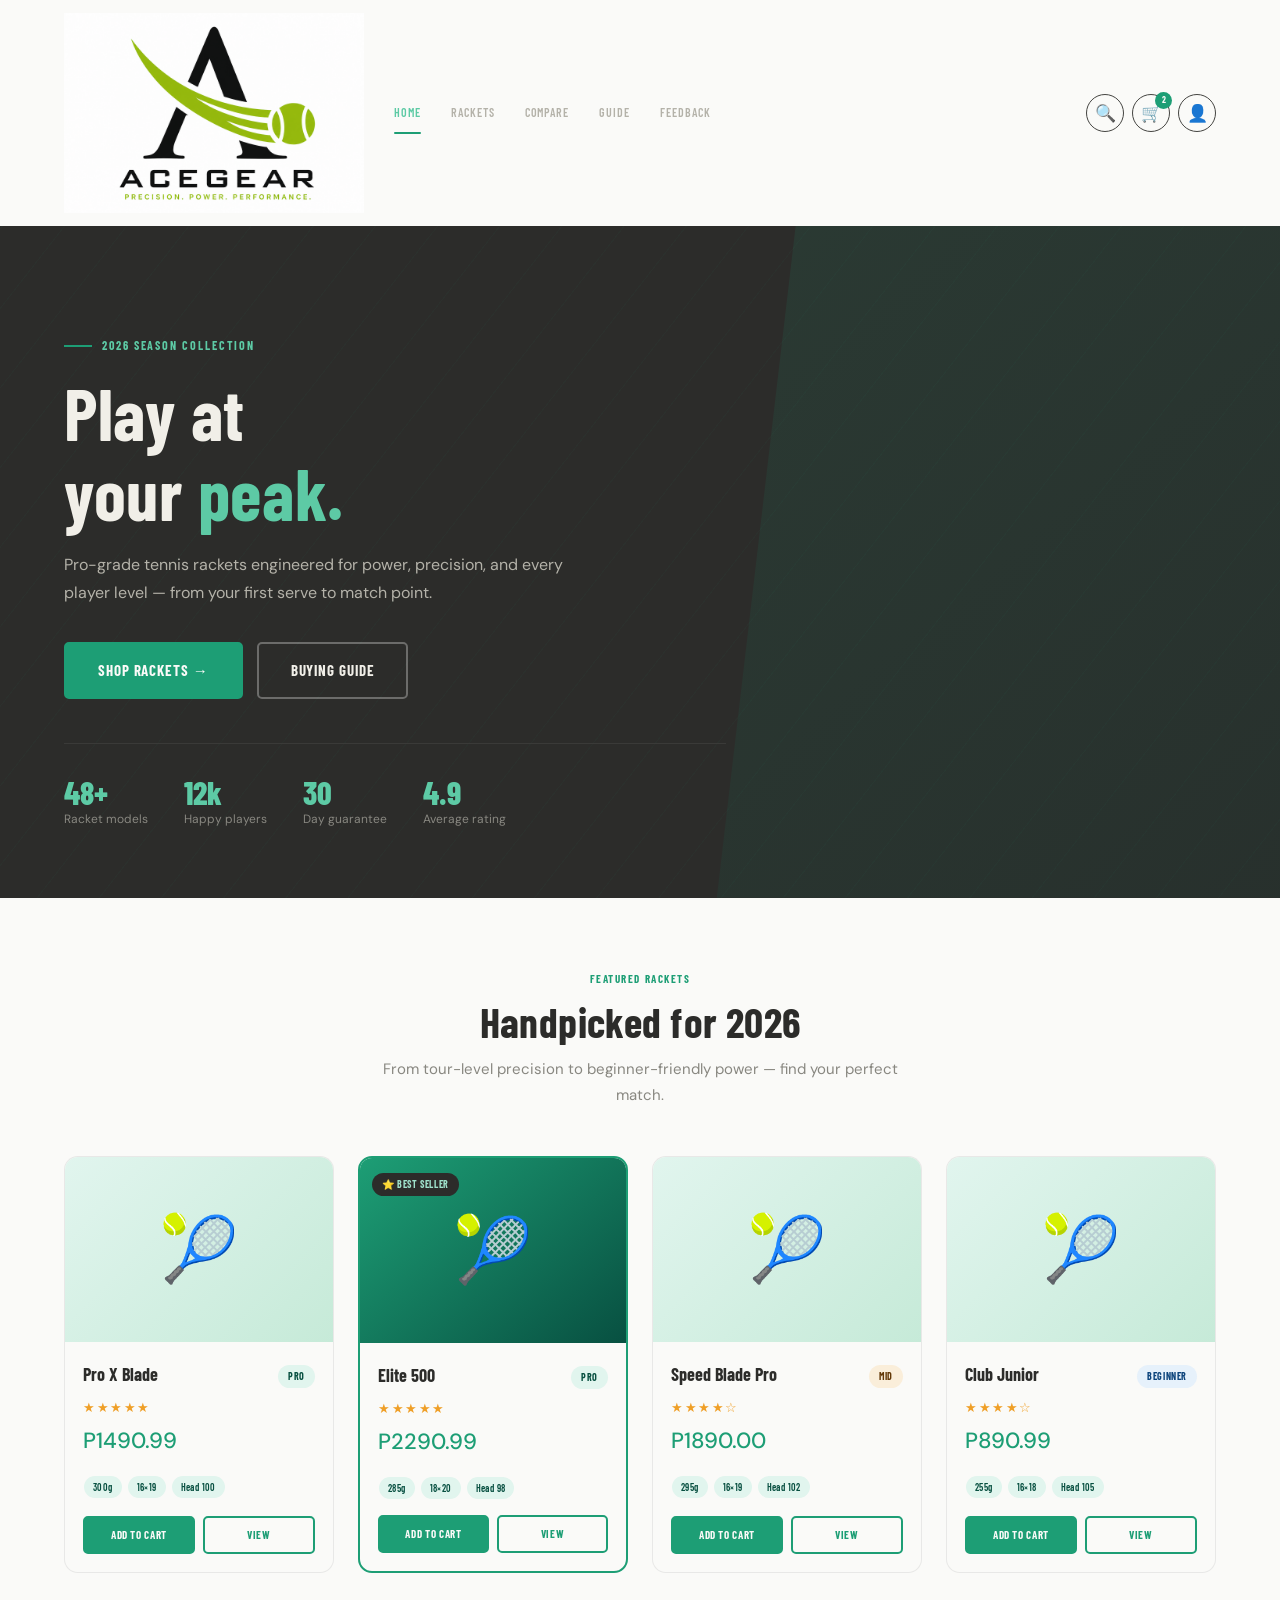
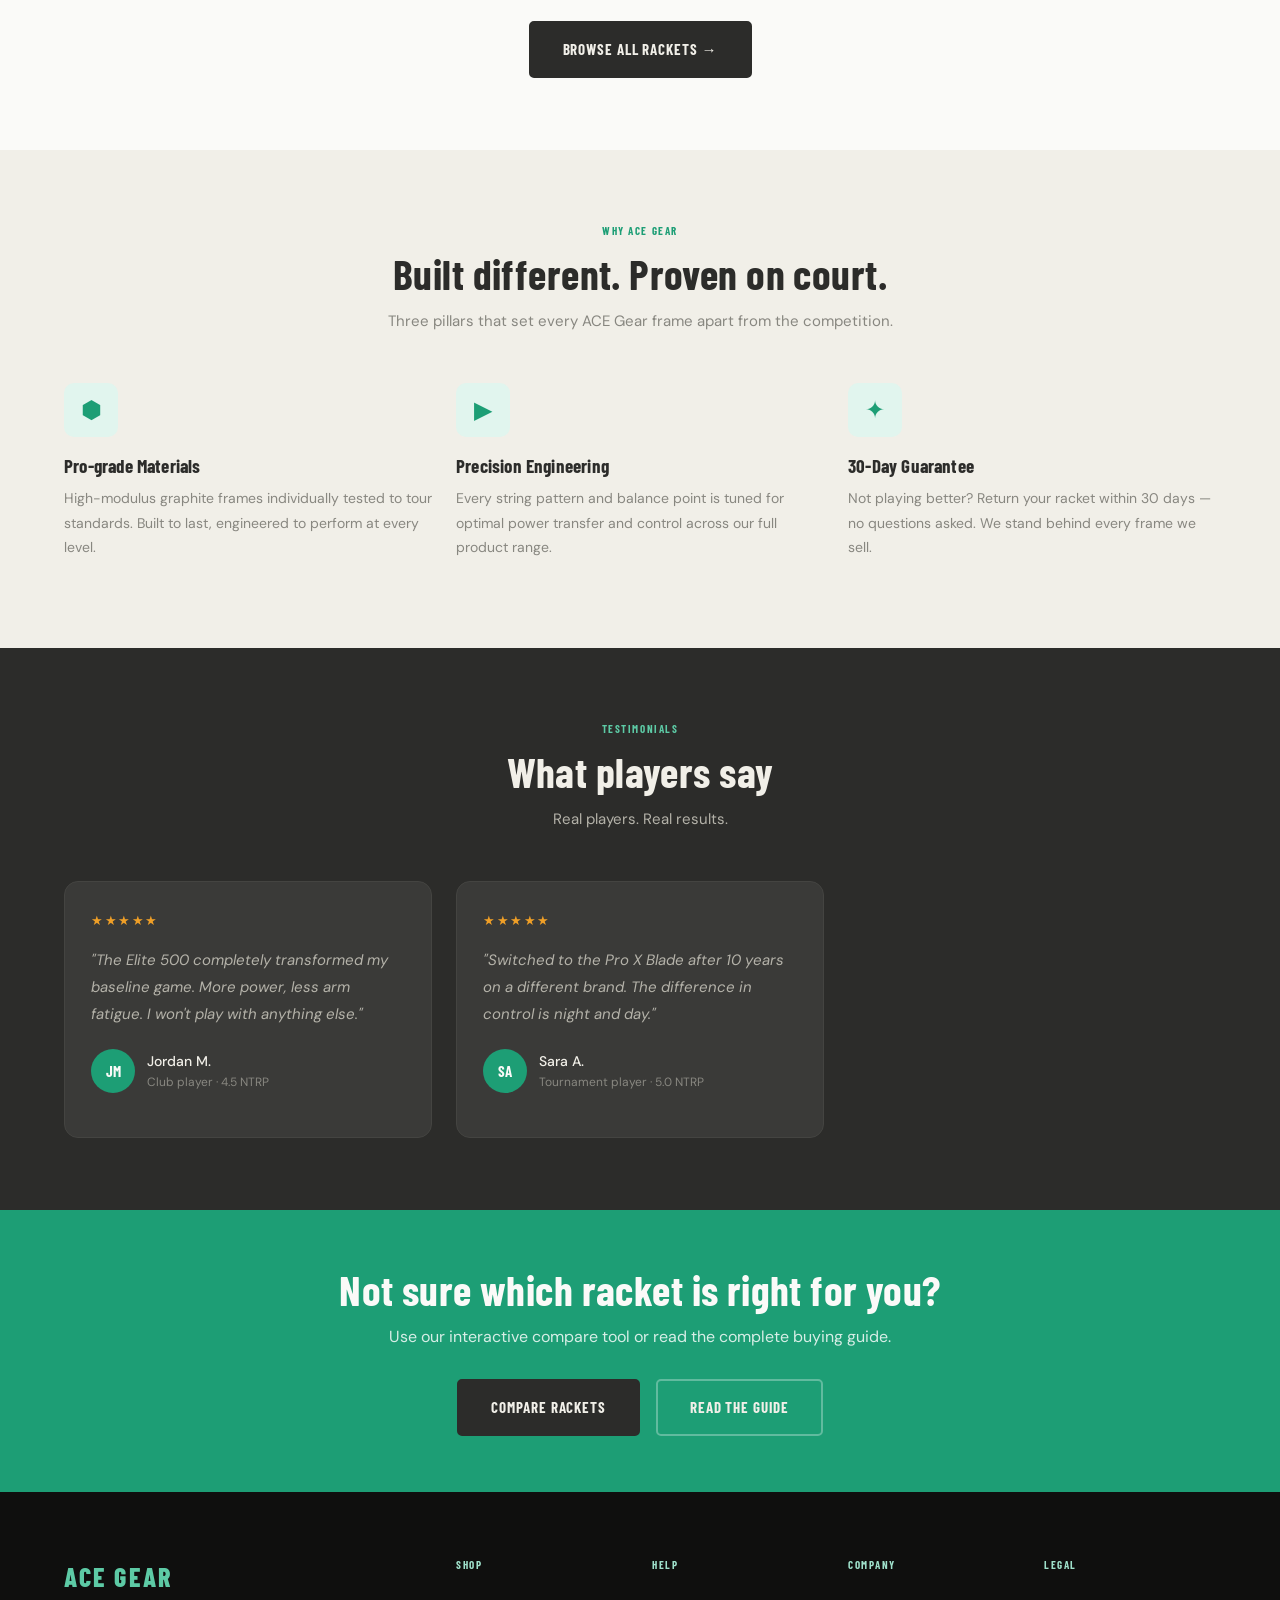
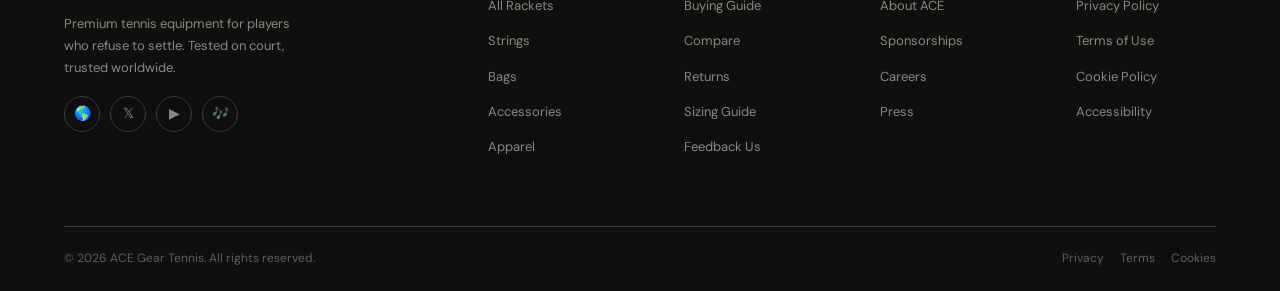
<file: index.html>
<!DOCTYPE html>
<html lang="en">
<head>
  <meta charset="UTF-8">
  <meta name="viewport" content="width=device-width, initial-scale=1.0">
  <meta name="description" content="ACE Gear – Premium tennis rackets and equipment engineered for every level of player.">
  <meta name="author" content="ACE Gear">
  <title>ACE Gear | Premium Tennis Equipment</title>
  <link rel="stylesheet" href="https://cdn.jsdelivr.net/npm/bootstrap@5.3.3/dist/css/bootstrap.min.css">
  <link rel="stylesheet" href="style.css">
</head>
<body>

  <!-- ══ NAVBAR ══ -->
   <!-- NAVBAR -->
  <nav class="navbar">
    <div class="container">
      <a class="navbar-brand" href="index.html"><img src="logo.png" alt="ACE Gear logo" width="300" style="object-fit:contain;"></a>
      <div class="nav-main" role="menubar">
        <a class="nav-item-link" href="index.html"     role="menuitem">Home</a>
        <a class="nav-item-link"        href="rackets.html"   role="menuitem">Rackets</a>
        <a class="nav-item-link"        href="compare.html"   role="menuitem">Compare</a>
        <a class="nav-item-link"        href="guide.html"     role="menuitem">Guide</a>
        <a class="nav-item-link"        href="feedback.html"   role="menuitem">Feedback</a>
      </div>
      <div class="nav-actions">
        <button class="nav-icon" aria-label="Search">&#128269;</button>
        <button class="nav-icon" aria-label="Shopping cart">
          &#128722;<span class="cart-dot">2</span>
        </button>
        <button class="nav-icon" aria-label="Account">&#128100;</button>
        <button class="nav-toggler" aria-label="Toggle navigation" aria-expanded="false">&#9776;</button>
      </div>
    </div>
    <div class="nav-mobile" role="menu" aria-label="Mobile navigation">
      <a class="nav-item-link active" href="index.html"   role="menuitem">Home</a>
      <a class="nav-item-link"        href="rackets.html" role="menuitem">Rackets</a>
      <a class="nav-item-link"        href="compare.html" role="menuitem">Compare</a>
      <a class="nav-item-link"        href="guide.html"   role="menuitem">Guide</a>
      <a class="nav-item-link"        href="feedback.html" role="menuitem">Feedback</a>
    </div>
  </nav>

  <!-- ══ HERO ══ -->
  <section class="hero-section" aria-label="Hero banner">
    <div class="container">
      <div class="row">
        <div class="col-lg-7 hero-content">
          <div class="hero-eyebrow">2026 Season Collection</div>
          <h1>Play at<br>your <em>peak.</em></h1>
          <p class="hero-sub">
            Pro-grade tennis rackets engineered for power, precision, and every player level —
            from your first serve to match point.
          </p>
          <div class="hero-cta-row">
            <a href="rackets.html" class="btn-ace btn-primary-ace btn-lg-ace">Shop Rackets &#8594;</a>
            <a href="guide.html"   class="btn-ace btn-ghost-ace btn-lg-ace">Buying Guide</a>
          </div>
          <div class="hero-stats">
            <div>
              <div class="hero-stat-val">48+</div>
              <div class="hero-stat-lbl">Racket models</div>
            </div>
            <div>
              <div class="hero-stat-val">12k</div>
              <div class="hero-stat-lbl">Happy players</div>
            </div>
            <div>
              <div class="hero-stat-val">30</div>
              <div class="hero-stat-lbl">Day guarantee</div>
            </div>
            <div>
              <div class="hero-stat-val">4.9</div>
              <div class="hero-stat-lbl">Average rating</div>
            </div>
          </div>
        </div>
      </div>
    </div>
  </section>

  <!-- ══ FEATURED RACKETS ══ -->
  <section class="section-pad" aria-labelledby="featured-heading">
    <div class="container">
      <div class="sec-head center fade-up">
        <span class="eyebrow">Featured Rackets</span>
        <h2 id="featured-heading">Handpicked for 2026</h2>
        <p>From tour-level precision to beginner-friendly power — find your perfect match.</p>
      </div>

      <div class="row g-4">
        <!-- Card 1 -->
        <div class="col-sm-6 col-lg-3 fade-up">
          <article class="product-card" aria-label="Pro X Blade racket">
            <div class="pc-img">&#127934;</div>
            <div class="pc-body">
              <div class="d-flex align-items-center justify-content-between mb-1">
                <span class="pc-name">Pro X Blade</span>
                <span class="badge-ace badge-teal">Pro</span>
              </div>
              <div class="stars mb-1" aria-label="5 out of 5 stars">&#9733;&#9733;&#9733;&#9733;&#9733;</div>
              <div class="pc-price">P1490.99</div>
              <div class="pc-specs">
                <span class="spec-pill">300g</span>
                <span class="spec-pill">16×19</span>
                <span class="spec-pill">Head 100</span>
              </div>
              <div class="pc-actions">
                <button class="btn-ace btn-primary-ace add-to-cart-btn" aria-label="Add Pro X Blade to cart">Add to cart</button>
                <a href="rackets.html" class="btn-ace btn-outline-ace">View</a>
              </div>
            </div>
          </article>
        </div>

        <!-- Card 2 — Best Seller -->
        <div class="col-sm-6 col-lg-3 fade-up">
          <article class="product-card featured" aria-label="Elite 500 Series racket – Best Seller">
            <div class="pc-badge-wrap">
              <span class="badge-ace badge-dark">&#11088; Best Seller</span>
            </div>
            <div class="pc-img pc-img-featured">&#127934;</div>
            <div class="pc-body">
              <div class="d-flex align-items-center justify-content-between mb-1">
                <span class="pc-name">Elite 500</span>
                <span class="badge-ace badge-teal">Pro</span>
              </div>
              <div class="stars mb-1" aria-label="5 out of 5 stars">&#9733;&#9733;&#9733;&#9733;&#9733;</div>
              <div class="pc-price">P2290.99</div>
              <div class="pc-specs">
                <span class="spec-pill">285g</span>
                <span class="spec-pill">18×20</span>
                <span class="spec-pill">Head 98</span>
              </div>
              <div class="pc-actions">
                <button class="btn-ace btn-primary-ace add-to-cart-btn" aria-label="Add Elite 500 to cart">Add to cart</button>
                <a href="rackets.html" class="btn-ace btn-outline-ace">View</a>
              </div>
            </div>
          </article>
        </div>

        <!-- Card 3 -->
        <div class="col-sm-6 col-lg-3 fade-up">
          <article class="product-card" aria-label="Speed Blade Pro racket">
            <div class="pc-img">&#127934;</div>
            <div class="pc-body">
              <div class="d-flex align-items-center justify-content-between mb-1">
                <span class="pc-name">Speed Blade Pro</span>
                <span class="badge-ace badge-amber">Mid</span>
              </div>
              <div class="stars mb-1" aria-label="4 out of 5 stars">&#9733;&#9733;&#9733;&#9733;&#9734;</div>
              <div class="pc-price">P1890.00</div>
              <div class="pc-specs">
                <span class="spec-pill">295g</span>
                <span class="spec-pill">16×19</span>
                <span class="spec-pill">Head 102</span>
              </div>
              <div class="pc-actions">
                <button class="btn-ace btn-primary-ace add-to-cart-btn" aria-label="Add Speed Blade Pro to cart">Add to cart</button>
                <a href="rackets.html" class="btn-ace btn-outline-ace">View</a>
              </div>
            </div>
          </article>
        </div>

        <!-- Card 4 -->
        <div class="col-sm-6 col-lg-3 fade-up">
          <article class="product-card" aria-label="Ace Club Junior racket">
            <div class="pc-img">&#127934;</div>
            <div class="pc-body">
              <div class="d-flex align-items-center justify-content-between mb-1">
                <span class="pc-name">Club Junior</span>
                <span class="badge-ace badge-blue">Beginner</span>
              </div>
              <div class="stars mb-1" aria-label="4 out of 5 stars">&#9733;&#9733;&#9733;&#9733;&#9734;</div>
              <div class="pc-price">P890.99</div>
              <div class="pc-specs">
                <span class="spec-pill">255g</span>
                <span class="spec-pill">16×18</span>
                <span class="spec-pill">Head 105</span>
              </div>
              <div class="pc-actions">
                <button class="btn-ace btn-primary-ace add-to-cart-btn" aria-label="Add Club Junior to cart">Add to cart</button>
                <a href="rackets.html" class="btn-ace btn-outline-ace">View</a>
              </div>
            </div>
          </article>
        </div>
      </div><!-- /row -->

      <div class="text-center mt-5 fade-up">
        <a href="rackets.html" class="btn-ace btn-dark-ace btn-lg-ace">Browse All Rackets &#8594;</a>
      </div>
    </div>
  </section>

  <!-- ══ WHY ACE GEAR ══ -->
  <section class="section-pad why-section" aria-labelledby="why-heading">
    <div class="container">
      <div class="sec-head center fade-up">
        <span class="eyebrow">Why ACE Gear</span>
        <h2 id="why-heading">Built different. Proven on court.</h2>
        <p>Three pillars that set every ACE Gear frame apart from the competition.</p>
      </div>
      <div class="row g-4">
        <div class="col-md-4 fade-up">
          <div class="feat-card">
            <div class="feat-icon" aria-hidden="true">&#11042;</div>
            <h4>Pro-grade Materials</h4>
            <p>High-modulus graphite frames individually tested to tour standards. Built to last, engineered to perform at every level.</p>
          </div>
        </div>
        <div class="col-md-4 fade-up">
          <div class="feat-card">
            <div class="feat-icon" aria-hidden="true">&#9654;</div>
            <h4>Precision Engineering</h4>
            <p>Every string pattern and balance point is tuned for optimal power transfer and control across our full product range.</p>
          </div>
        </div>
        <div class="col-md-4 fade-up">
          <div class="feat-card">
            <div class="feat-icon" aria-hidden="true">&#10022;</div>
            <h4>30-Day Guarantee</h4>
            <p>Not playing better? Return your racket within 30 days — no questions asked. We stand behind every frame we sell.</p>
          </div>
        </div>
      </div>
    </div>
  </section>

  <!-- ══ TESTIMONIALS ══ -->
  <section class="section-pad testi-section" aria-labelledby="testi-heading">
    <div class="container">
      <div class="sec-head center fade-up">
        <span class="eyebrow" style="color:var(--teal-light);">Testimonials</span>
        <h2 id="testi-heading" style="color:var(--cream);">What players say</h2>
        <p style="color:var(--silver);">Real players. Real results.</p>
      </div>
      <div class="row g-4">
        <div class="col-md-4 fade-up">
          <blockquote class="testi-card">
            <div class="stars mb-3">&#9733;&#9733;&#9733;&#9733;&#9733;</div>
            <p class="testi-quote">"The Elite 500 completely transformed my baseline game. More power, less arm fatigue. I won't play with anything else."</p>
            <footer class="testi-author">
              <div class="testi-avatar" aria-hidden="true">JM</div>
              <div>
                <div class="testi-name">Jordan M.</div>
                <div class="testi-title">Club player &middot; 4.5 NTRP</div>
              </div>
            </footer>
          </blockquote>
        </div>
        <div class="col-md-4 fade-up">
          <blockquote class="testi-card">
            <div class="stars mb-3">&#9733;&#9733;&#9733;&#9733;&#9733;</div>
            <p class="testi-quote">"Switched to the Pro X Blade after 10 years on a different brand. The difference in control is night and day."</p>
            <footer class="testi-author">
              <div class="testi-avatar" aria-hidden="true">SA</div>
              <div>
                <div class="testi-name">Sara A.</div>
                <div class="testi-title">Tournament player &middot; 5.0 NTRP</div>
              </div>
            </footer>
          </blockquote>
        </div>
        <div class="col-md-4 fade-up">
          <blockquote class="testi-card">
            <div class="stars mb-3">&#9733;&#9733;&#9733;&#9733;&#9734;</div>
            <p class="testi-quote">"My son started with the Club Junior — the lightweight frame helped him develop great swing mechanics from day one."</p>
            <footer class="testi-author">
              <div class="testi-avatar" aria-hidden="true">TK</div>
              <div>
                <div class="testi-name">Thabo K.</div>
                <div class="testi-title">Parent &middot; Beginner player</div>
              </div>
            </footer>
          </blockquote>
        </div>
      </div>
    </div>
  </section>

  <!-- ══ CTA BANNER ══ -->
  <section class="cta-banner" aria-label="Call to action">
    <div class="container text-center fade-up">
      <h2>Not sure which racket is right for you?</h2>
      <p>Use our interactive compare tool or read the complete buying guide.</p>
      <div class="d-flex gap-3 justify-content-center flex-wrap">
        <a href="compare.html" class="btn-ace btn-dark-ace btn-lg-ace">Compare Rackets</a>
        <a href="guide.html"   class="btn-ace btn-ghost-ace btn-lg-ace">Read the Guide</a>
      </div>
    </div>
  </section>

  <!-- ══ FOOTER ══ -->
  <footer class="ace-footer" role="contentinfo">
    <div class="container">
      <div class="row g-4">
        <div class="col-lg-4 col-md-6">
          <div class="footer-brand">ACE GEAR</div>
          <p class="footer-desc">Premium tennis equipment for players who refuse to settle. Tested on court, trusted worldwide.</p>
          <div class="footer-social mt-3" aria-label="Social media links">
            <a href="#" class="footer-soc-btn" aria-label="Instagram">&#127758;</a>
            <a href="#" class="footer-soc-btn" aria-label="Twitter">&#120143;</a>
            <a href="#" class="footer-soc-btn" aria-label="YouTube">&#9654;</a>
            <a href="#" class="footer-soc-btn" aria-label="TikTok">&#127926;</a>
          </div>
        </div>
        <div class="col-lg-2 col-md-3 col-6">
          <div class="footer-heading">Shop</div>
          <ul class="footer-links">
            <li><a href="rackets.html">All Rackets</a></li>
            <li><a href="#">Strings</a></li>
            <li><a href="#">Bags</a></li>
            <li><a href="#">Accessories</a></li>
            <li><a href="#">Apparel</a></li>
          </ul>
        </div>
        <div class="col-lg-2 col-md-3 col-6">
          <div class="footer-heading">Help</div>
          <ul class="footer-links">
            <li><a href="guide.html">Buying Guide</a></li>
            <li><a href="compare.html">Compare</a></li>
            <li><a href="#">Returns</a></li>
            <li><a href="#">Sizing Guide</a></li>
            <li><a href="feedback.html">Feedback Us</a></li>
          </ul>
        </div>
        <div class="col-lg-2 col-md-3 col-6">
          <div class="footer-heading">Company</div>
          <ul class="footer-links">
            <li><a href="#">About ACE</a></li>
            <li><a href="#">Sponsorships</a></li>
            <li><a href="#">Careers</a></li>
            <li><a href="#">Press</a></li>
          </ul>
        </div>
        <div class="col-lg-2 col-md-3 col-6">
          <div class="footer-heading">Legal</div>
          <ul class="footer-links">
            <li><a href="#">Privacy Policy</a></li>
            <li><a href="#">Terms of Use</a></li>
            <li><a href="#">Cookie Policy</a></li>
            <li><a href="#">Accessibility</a></li>
          </ul>
        </div>
      </div>
      <div class="footer-bottom">
        <span>&copy; 2026 ACE Gear Tennis. All rights reserved.</span>
        <div class="d-flex gap-3">
          <a href="#">Privacy</a>
          <a href="#">Terms</a>
          <a href="#">Cookies</a>
        </div>
      </div>
    </div>
  </footer>

  <script src="https://cdn.jsdelivr.net/npm/bootstrap@5.3.3/dist/js/bootstrap.bundle.min.js"></script>
  <script src="main.js"></script>
</body>
</html>
</file>
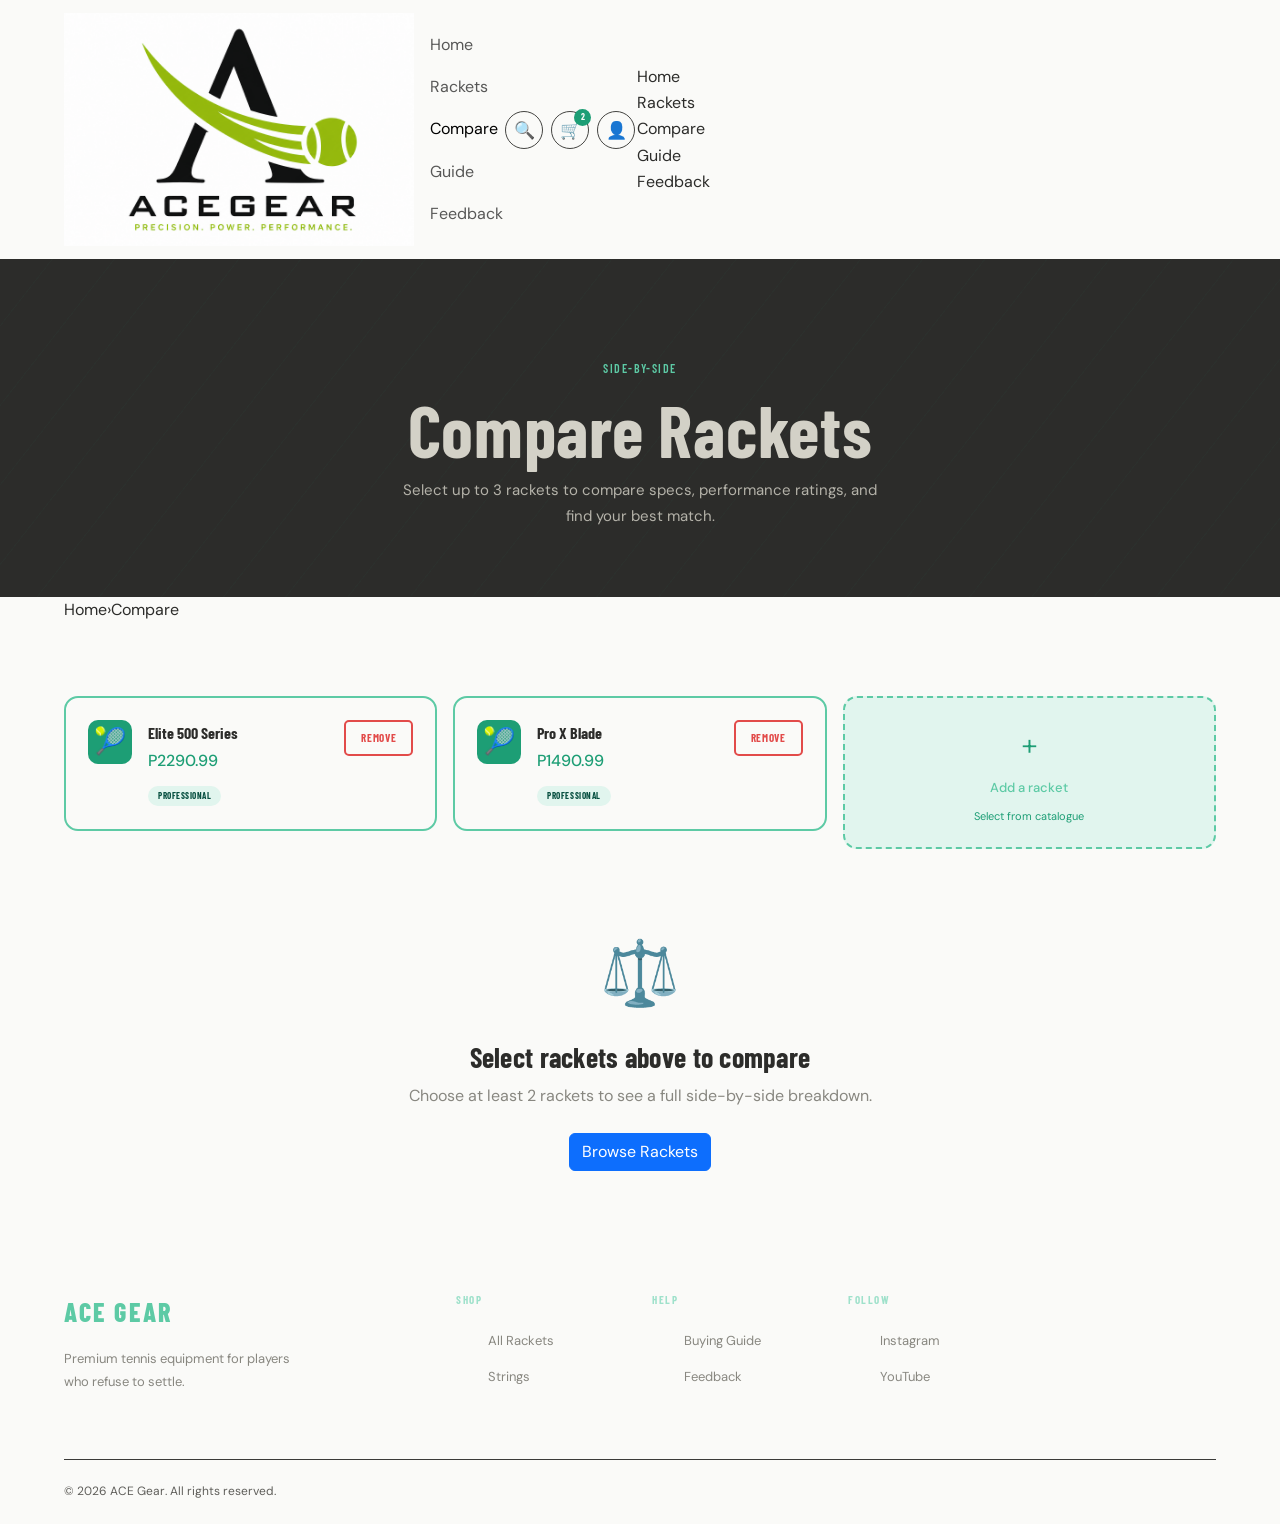
<file: compare.html>
<!DOCTYPE html>
<html lang="en">
<head>
  <meta charset="UTF-8">
  <meta name="viewport" content="width=device-width, initial-scale=1.0">
  <title>Compare Rackets — ACE Gear</title>
  <link rel="stylesheet" href="https://cdn.jsdelivr.net/npm/bootstrap@5.3.3/dist/css/bootstrap.min.css">
  <link rel="stylesheet" href="style.css">
</head>
<body>
  <nav class="navbar">
    <div class="container">
     <a class="navbar-brand" href="index.html"><img src="logo.png" alt="ACE Gear logo" width="350" style="object-fit:contain;"></a>
      <div class="nav-main" role="menubar">
      <div class="navbar-nav">
        <a class="nav-link" href="index.html">Home</a>
        <a class="nav-link" href="rackets.html">Rackets</a>
        <a class="nav-link active" href="compare.html">Compare</a>
        <a class="nav-link" href="guide.html">Guide</a>
        <a class="nav-link" href="feedback.html">Feedback</a>
     </div>
      <div class="nav-actions">
        <button class="nav-icon" aria-label="Search">&#128269;</button>
        <button class="nav-icon" aria-label="Shopping cart">
          &#128722;<span class="cart-dot">2</span>
        </button>
        <button class="nav-icon" aria-label="Account">&#128100;</button>
        <button class="nav-toggler" aria-label="Toggle navigation" aria-expanded="false">&#9776;</button>
      </div>
    <div class="navbar-collapse">
      <a class="nav-link" href="index.html">Home</a>
      <a class="nav-link" href="rackets.html">Rackets</a>
      <a class="nav-link active" href="compare.html">Compare</a>
      <a class="nav-link" href="guide.html">Guide</a>
      <a class="nav-link" href="feedback.html">Feedback</a>
    </div>
  </nav>

  <section class="page-hero">
    <div class="container text-center">
      <div class="eyebrow" style="color:var(--teal-light);font-family:var(--font-display);font-size:12px;font-weight:600;letter-spacing:0.12em;text-transform:uppercase;margin-bottom:10px;">Side-by-side</div>
      <h1>Compare Rackets</h1>
      <p style="color:var(--silver);margin-top:8px;max-width:500px;margin-left:auto;margin-right:auto;">Select up to 3 rackets to compare specs, performance ratings, and find your best match.</p>
    </div>
  </section>

  <div class="breadcrumb-bar">
    <div class="container"><a href="index.html">Home</a><span>›</span><span style="color:var(--charcoal);">Compare</span></div>
  </div>

  <section class="section-pad">
    <div class="container">

      <!-- SELECT SLOTS -->
      <div class="row g-3 mb-4">
        <div class="col-md-4">
          <div class="compare-slot" id="slot0" onclick="openModal(0)">
            <div class="compare-slot-plus">+</div>
            <div class="compare-slot-text">Add Racket 1</div>
            <small style="color:var(--teal-dark);">Select from catalogue</small>
          </div>
        </div>
        <div class="col-md-4">
          <div class="compare-slot" id="slot1" onclick="openModal(1)">
            <div class="compare-slot-plus">+</div>
            <div class="compare-slot-text">Add Racket 2</div>
            <small style="color:var(--teal-dark);">Select from catalogue</small>
          </div>
        </div>
        <div class="col-md-4">
          <div class="compare-slot" id="slot2" onclick="openModal(2)">
            <div class="compare-slot-plus">+</div>
            <div class="compare-slot-text">Add Racket 3</div>
            <small style="color:var(--teal-dark);">Select from catalogue</small>
          </div>
        </div>
      </div>

      <!-- COMPARE TABLE -->
      <div id="compareSection" style="display:none;">
        <h4 style="font-family:var(--font-display);font-size:20px;color:var(--charcoal);margin-bottom:16px;">Specification Breakdown</h4>
        <div class="table-responsive mb-4">
          <table class="compare-table">
            <thead>
              <tr>
                <th style="text-align:left;width:160px;">Attribute</th>
                <th id="th0">—</th>
                <th id="th1">—</th>
                <th id="th2">—</th>
              </tr>
            </thead>
            <tbody id="compareBody"></tbody>
          </table>
        </div>

        <!-- RECOMMENDATION -->
        <div class="recommend-card" id="recommendCard" style="display:none;">
          <div class="recommend-icon">&#11088;</div>
          <div style="flex:1;">
            <div class="recommend-label">Best match for you</div>
            <div class="recommend-name" id="recName">Elite 500 Series</div>
            <div class="recommend-desc" id="recDesc">Best overall balance of power, control and value based on your selection.</div>
          </div>
          <a href="rackets.html" class="btn btn-primary">Buy Now &#8594;</a>
        </div>
      </div>

      <!-- EMPTY STATE -->
      <div id="emptyState" class="text-center py-5">
        <div style="font-size:64px;margin-bottom:16px;">⚖️</div>
        <h3 style="font-family:var(--font-display);color:var(--charcoal);margin-bottom:8px;">Select rackets above to compare</h3>
        <p style="color:var(--muted);margin-bottom:24px;">Choose at least 2 rackets to see a full side-by-side breakdown.</p>
        <a href="rackets.html" class="btn btn-primary">Browse Rackets</a>
      </div>

    </div>
  </section>

  <!-- MODAL -->
  <div id="compareModal" style="display:none;position:fixed;inset:0;background:rgba(0,0,0,0.6);z-index:2000;align-items:center;justify-content:center;">
    <div style="background:var(--white);border-radius:var(--radius-lg);padding:28px;max-width:480px;width:90%;max-height:80vh;overflow-y:auto;">
      <div class="d-flex align-items-center justify-content-between mb-3">
        <h5 style="font-family:var(--font-display);font-size:18px;color:var(--charcoal);margin:0;">Select a Racket</h5>
        <button id="compareModalClose" style="background:none;border:none;font-size:20px;color:var(--muted);cursor:pointer;">✕</button>
      </div>
      <input type="text" id="compareSearch" class="form-control mb-3" placeholder="Search rackets…" style="border:1px solid var(--light);padding:8px 12px;border-radius:var(--radius-sm);width:100%;font-size:13px;">
      <div class="list-group" id="compareList"></div>
    </div>
  </div>

  <footer class="footer">
    <div class="container">
      <div class="row g-4">
        <div class="col-lg-4 col-md-6"><div class="footer-brand">ACE GEAR</div><p class="footer-desc">Premium tennis equipment for players who refuse to settle.</p></div>
        <div class="col-lg-2 col-md-3 col-6"><div class="footer-heading">Shop</div><ul class="footer-links"><li><a href="rackets.html">All Rackets</a></li><li><a href="#">Strings</a></li></ul></div>
        <div class="col-lg-2 col-md-3 col-6"><div class="footer-heading">Help</div><ul class="footer-links"><li><a href="guide.html">Buying Guide</a></li><li><a href="feedback.html">Feedback</a></li></ul></div>
        <div class="col-lg-2 col-md-3 col-6"><div class="footer-heading">Follow</div><ul class="footer-links"><li><a href="#">Instagram</a></li><li><a href="#">YouTube</a></li></ul></div>
      </div>
      <div class="footer-bottom"><span>© 2026 ACE Gear. All rights reserved.</span></div>
    </div>
  </footer>

  <script src="https://cdn.jsdelivr.net/npm/bootstrap@5.3.3/dist/js/bootstrap.bundle.min.js"></script>
  <script src="main.js"></script>
  <script>
    const RACKETS = [
      { name:'Elite 500 Series', price:'P2290.99', emoji:'🎾', specs:{ Weight:'285g', Pattern:'18×20', 'Head Size':'98 sq in', Material:'HM Graphite', Balance:'Head-light', 'Power (1-10)':'7/10', 'Control (1-10)':'9/10', Price:'P2290.99' }},
      { name:'Pro X Blade', price:'P1490.99', emoji:'🎾', specs:{ Weight:'300g', Pattern:'16×19', 'Head Size':'100 sq in', Material:'Graphite', Balance:'Even', 'Power (1-10)':'8.5/10', 'Control (1-10)':'7.5/10', Price:'P1490.99' }},
      { name:'Speed Blade Pro', price:'P1890.00', emoji:'🎾', specs:{ Weight:'295g', Pattern:'16×19', 'Head Size':'102 sq in', Material:'HM Graphite', Balance:'Even', 'Power (1-10)':'8/10', 'Control (1-10)':'8/10', Price:'P1890.00' }},
      { name:'Ace Club Junior', price:'P890.99', emoji:'🎾', specs:{ Weight:'255g', Pattern:'16×18', 'Head Size':'105 sq in', Material:'Graphite', Balance:'Head-heavy', 'Power (1-10)':'7.5/10', 'Control (1-10)':'6/10', Price:'P890.99' }},
      { name:'Ace Starter', price:'P690.99', emoji:'🎾', specs:{ Weight:'260g', Pattern:'16×18', 'Head Size':'108 sq in', Material:'Graphite', Balance:'Head-heavy', 'Power (1-10)':'6.5/10', 'Control (1-10)':'5.5/10', Price:'P690.99' }},
      { name:'Control Master', price:'P1750.00', emoji:'🎾', specs:{ Weight:'290g', Pattern:'18×19', 'Head Size':'100 sq in', Material:'Graphite', Balance:'Head-light', 'Power (1-10)':'7/10', 'Control (1-10)':'8.5/10', Price:'P1750.00' }},
    ];
    let selected = [null, null, null];
    let activeSlot = null;

    function openModal(i) { activeSlot = i; buildList(''); document.getElementById('compareModal').style.display='flex'; }
    document.getElementById('compareModalClose').onclick = () => document.getElementById('compareModal').style.display='none';
    document.getElementById('compareModal').onclick = e => { if(e.target===document.getElementById('compareModal')) document.getElementById('compareModal').style.display='none'; };
    document.getElementById('compareSearch').oninput = e => buildList(e.target.value);

    function buildList(q) {
      const list = document.getElementById('compareList');
      list.innerHTML = '';
      RACKETS.filter(r=>r.name.toLowerCase().includes(q.toLowerCase())).forEach(r => {
        const btn = document.createElement('button');
        btn.className = 'list-group-item list-group-item-action d-flex align-items-center gap-3';
        btn.style.cssText='font-size:13px;padding:10px 14px;border:none;border-bottom:1px solid var(--light);';
        btn.innerHTML=`<span style="font-size:20px;">P{r.emoji}</span><span style="flex:1;">P{r.name}</span><span style="color:var(--teal);font-weight:500;">P{r.price}</span>`;
        btn.onclick = () => { selected[activeSlot]=r; renderSlots(); renderTable(); document.getElementById('compareModal').style.display='none'; };
        list.appendChild(btn);
      });
    }

    function renderSlots() {
      [0,1,2].forEach(i => {
        const slot = document.getElementById('slot'+i);
        const r = selected[i];
        if(r) {
          slot.style.cssText='border:2px solid var(--teal);background:var(--white);border-radius:var(--radius-lg);padding:16px;cursor:default;display:flex;';
          slot.innerHTML=`<div class="d-flex align-items-center gap-3 w-100"><span style="font-size:28px;">P{r.emoji}</span><div style="flex:1;"><div style="font-size:13px;font-weight:500;color:var(--charcoal);">${r.name}</div><div style="font-size:15px;color:var(--teal);font-weight:500;">${r.price}</div></div><button onclick="clearSlot(${i},event)" style="background:none;border:1px solid var(--red);color:var(--red);padding:3px 10px;border-radius:4px;font-size:11px;cursor:pointer;">Remove</button></div>`;
          slot.onclick = null;
        } else {
          slot.className='compare-slot';
          slot.style.cssText='';
          slot.innerHTML=`<div class="compare-slot-plus">+</div><div class="compare-slot-text">Add Racket P{i+1}</div><small style="color:var(--teal-dark);">Select from catalogue</small>`;
          slot.onclick = () => openModal(i);
        }
      });
    }

    function clearSlot(i, e) {
      e.stopPropagation(); selected[i]=null; renderSlots(); renderTable();
    }

    function renderTable() {
      const filled = selected.filter(Boolean);
      const section = document.getElementById('compareSection');
      const empty = document.getElementById('emptyState');
      const rec = document.getElementById('recommendCard');
      if(filled.length < 2) { section.style.display='none'; empty.style.display='block'; return; }
      section.style.display='block'; empty.style.display='none';
      const attrs = ['Weight','Pattern','Head Size','Material','Balance','Power (1-10)','Control (1-10)','Price'];
      [0,1,2].forEach(i => {
        document.getElementById('th'+i).textContent = selected[i]?selected[i].name:'—';
      });
      const tbody = document.getElementById('compareBody');
      tbody.innerHTML='';
      attrs.forEach(attr => {
        const tr = document.createElement('tr');
        let cells=`<td>P{attr}</td>`;
        selected.forEach(r => { cells+=`<td>${r?r.specs[attr]:'—'}</td>`; });
        tr.innerHTML=cells; tbody.appendChild(tr);
      });
      rec.style.display='flex';
      document.getElementById('recName').textContent = filled[0].name;
    }
  </script>
</body>
</html>
</file>
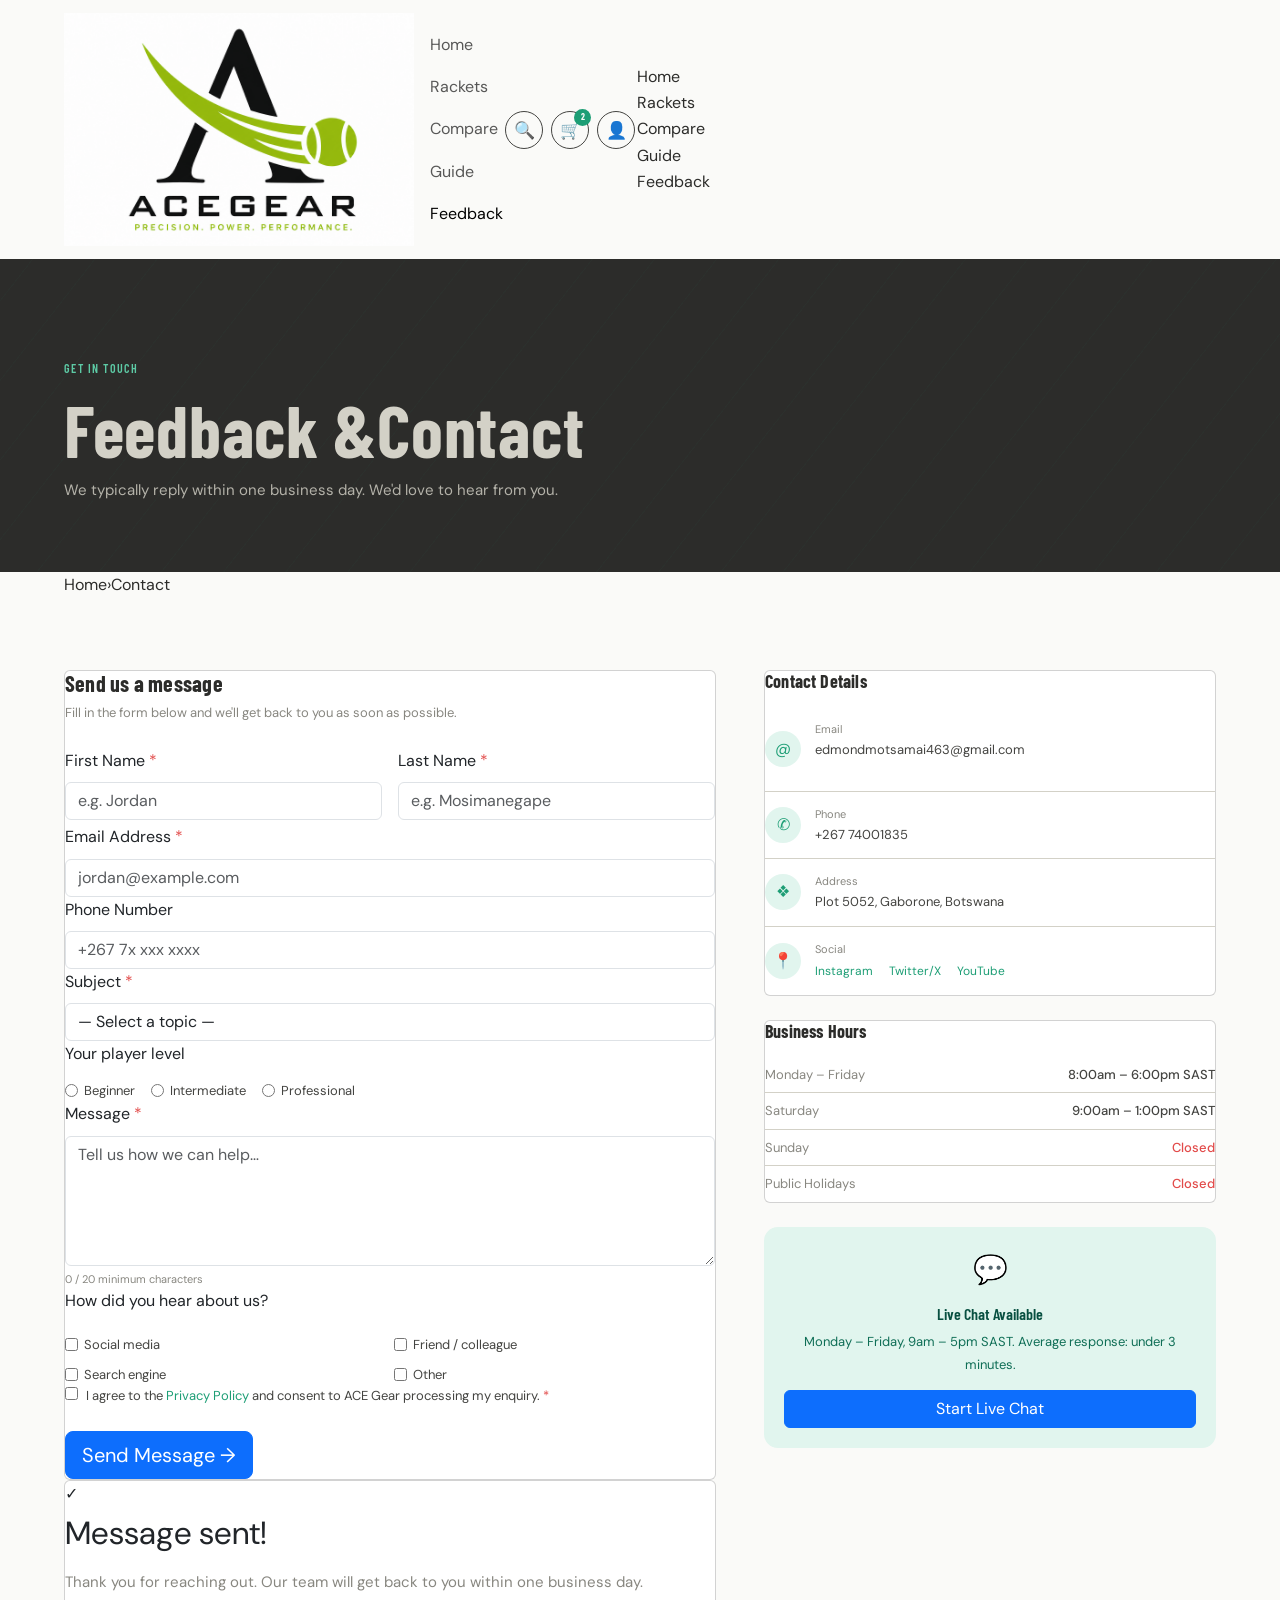
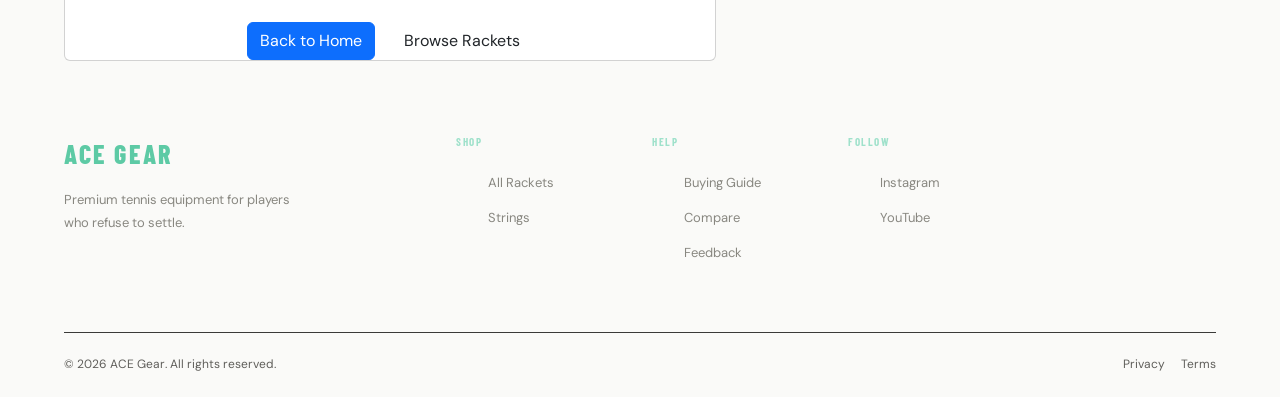
<file: feedback.html>
<!DOCTYPE html>
<html lang="en">
<head>
  <meta charset="UTF-8">
  <meta name="viewport" content="width=device-width, initial-scale=1.0">
  <title>Feedback — ACE Gear</title>
  <link rel="stylesheet" href="https://cdn.jsdelivr.net/npm/bootstrap@5.3.3/dist/css/bootstrap.min.css">
  <link rel="stylesheet" href="style.css">
</head>
<body>
  <nav class="navbar">
    <div class="container">
   <a class="navbar-brand" href="index.html"><img src="logo.png" alt="ACE Gear logo" width="350" style="object-fit:contain;"></a>
      <div class="nav-main" role="menubar">
      <div class="navbar-nav">
        <a class="nav-link" href="index.html">Home</a>
        <a class="nav-link" href="rackets.html">Rackets</a>
        <a class="nav-link" href="compare.html">Compare</a>
        <a class="nav-link" href="guide.html">Guide</a>
        <a class="nav-link active" href="feedback.html">Feedback</a>
     </div>
      <div class="nav-actions">
        <button class="nav-icon" aria-label="Search">&#128269;</button>
        <button class="nav-icon" aria-label="Shopping cart">
          &#128722;<span class="cart-dot">2</span>
        </button>
        <button class="nav-icon" aria-label="Account">&#128100;</button>
        <button class="nav-toggler" aria-label="Toggle navigation" aria-expanded="false">&#9776;</button>
      </div>
    <div class="navbar-collapse">
      <a class="nav-link" href="index.html">Home</a>
      <a class="nav-link" href="rackets.html">Rackets</a>
      <a class="nav-link" href="compare.html">Compare</a>
      <a class="nav-link" href="guide.html">Guide</a>
      <a class="nav-link active" href="feedback.html">Feedback</a>
    </div>
  </nav>

  <section class="page-hero">
    <div class="container">
      <div class="eyebrow" style="color:var(--teal-light);font-family:var(--font-display);font-size:12px;font-weight:600;letter-spacing:0.12em;text-transform:uppercase;margin-bottom:10px;">Get in touch</div>
      <h1>Feedback &amp;Contact</h1>
      <p style="color:var(--silver);margin-top:8px;">We typically reply within one business day. We'd love to hear from you.</p>
    </div>
  </section>

  <div class="breadcrumb-bar">
    <div class="container"><a href="index.html">Home</a><span>›</span><span style="color:var(--charcoal);">Contact</span></div>
  </div>

  <section class="section-pad">
    <div class="container">
      <div class="row g-5">

        <!-- CONTACT FORM -->
        <div class="col-lg-7">
          <div class="card" id="formCard">
            <h3 style="font-family:var(--font-display);font-size:22px;color:var(--charcoal);margin-bottom:6px;">Send us a message</h3>
            <p style="font-size:13px;color:var(--muted);margin-bottom:24px;">Fill in the form below and we'll get back to you as soon as possible.</p>

            <form id="contactForm" novalidate>
              <!-- Name & Email -->
              <div class="row g-3 mb-1">
                <div class="col-sm-6">
                  <div class="form-group">
                    <label class="form-label" for="firstName">First Name <span style="color:var(--red);">*</span></label>
                    <input type="text" id="firstName" name="firstName" class="form-control" placeholder="e.g. Jordan" required minlength="2">
                    <div class="invalid-feedback">Please enter your first name (min. 2 characters).</div>
                  </div>
                </div>
                <div class="col-sm-6">
                  <div class="form-group">
                    <label class="form-label" for="lastName">Last Name <span style="color:var(--red);">*</span></label>
                    <input type="text" id="lastName" name="lastName" class="form-control" placeholder="e.g. Mosimanegape" required minlength="2">
                    <div class="invalid-feedback">Please enter your last name (min. 2 characters).</div>
                  </div>
                </div>
              </div>

              <div class="form-group">
                <label class="form-label" for="email">Email Address <span style="color:var(--red);">*</span></label>
                <input type="email" id="email" name="email" class="form-control" placeholder="jordan@example.com" required>
                <div class="invalid-feedback">Please enter a valid email address.</div>
              </div>

              <div class="form-group">
                <label class="form-label" for="phone">Phone Number</label>
                <input type="tel" id="phone" name="phone" class="form-control" placeholder="+267 7x xxx xxxx" pattern="[\+]?[0-9\s\-]{7,15}">
                <div class="invalid-feedback">Please enter a valid phone number.</div>
              </div>

              <div class="form-group">
                <label class="form-label" for="subject">Subject <span style="color:var(--red);">*</span></label>
                <select id="subject" name="subject" class="form-control" required>
                  <option value="">— Select a topic —</option>
                  <option value="product">Product enquiry</option>
                  <option value="order">Order &amp; delivery</option>
                  <option value="return">Return / refund</option>
                  <option value="warranty">Warranty claim</option>
                  <option value="feedback">General feedback</option>
                  <option value="other">Other</option>
                </select>
                <div class="invalid-feedback">Please select a subject.</div>
              </div>

              <div class="form-group">
                <label class="form-label" for="playerLevel">Your player level</label>
                <div class="d-flex gap-3 flex-wrap mt-1">
                  <label style="display:flex;align-items:center;gap:6px;font-size:13px;color:var(--charcoal-3);cursor:pointer;">
                    <input type="radio" name="playerLevel" value="beginner" style="accent-color:var(--teal);"> Beginner
                  </label>
                  <label style="display:flex;align-items:center;gap:6px;font-size:13px;color:var(--charcoal-3);cursor:pointer;">
                    <input type="radio" name="playerLevel" value="intermediate" style="accent-color:var(--teal);"> Intermediate
                  </label>
                  <label style="display:flex;align-items:center;gap:6px;font-size:13px;color:var(--charcoal-3);cursor:pointer;">
                    <input type="radio" name="playerLevel" value="professional" style="accent-color:var(--teal);"> Professional
                  </label>
                </div>
              </div>

              <div class="form-group">
                <label class="form-label" for="message">Message <span style="color:var(--red);">*</span></label>
                <textarea id="message" name="message" class="form-control" placeholder="Tell us how we can help…" required minlength="20" style="min-height:130px;"></textarea>
                <div class="invalid-feedback">Please enter a message (min. 20 characters).</div>
                <div style="font-size:11px;color:var(--muted);margin-top:4px;" id="charCount">0 / 20 minimum characters</div>
              </div>

              <div class="form-group">
                <label class="form-label">How did you hear about us?</label>
                <div class="row g-2 mt-1">
                  <div class="col-6"><label style="display:flex;align-items:center;gap:6px;font-size:13px;color:var(--charcoal-3);cursor:pointer;"><input type="checkbox" name="source" value="social" style="accent-color:var(--teal);"> Social media</label></div>
                  <div class="col-6"><label style="display:flex;align-items:center;gap:6px;font-size:13px;color:var(--charcoal-3);cursor:pointer;"><input type="checkbox" name="source" value="friend" style="accent-color:var(--teal);"> Friend / colleague</label></div>
                  <div class="col-6"><label style="display:flex;align-items:center;gap:6px;font-size:13px;color:var(--charcoal-3);cursor:pointer;"><input type="checkbox" name="source" value="search" style="accent-color:var(--teal);"> Search engine</label></div>
                  <div class="col-6"><label style="display:flex;align-items:center;gap:6px;font-size:13px;color:var(--charcoal-3);cursor:pointer;"><input type="checkbox" name="source" value="other" style="accent-color:var(--teal);"> Other</label></div>
                </div>
              </div>

              <div class="form-group">
                <label style="display:flex;align-items:flex-start;gap:8px;font-size:13px;color:var(--charcoal-3);cursor:pointer;">
                  <input type="checkbox" id="agree" name="agree" required style="accent-color:var(--teal);margin-top:2px;">
                  <span>I agree to the <a href="#" style="color:var(--teal);">Privacy Policy</a> and consent to ACE Gear processing my enquiry. <span style="color:var(--red);">*</span></span>
                </label>
                <div class="invalid-feedback" style="display:none;" id="agreeError">You must agree before submitting.</div>
              </div>

              <div style="margin-top:24px;">
                <button type="submit" class="btn btn-primary btn-lg" style="min-width:180px;">
                  Send Message &#8594;
                </button>
              </div>
            </form>
          </div>

          <!-- THANK YOU STATE -->
          <div class="card thankyou-card" id="thankyouCard">
            <div class="ty-icon">&#10003;</div>
            <div class="ty-title">Message sent!</div>
            <p class="ty-text">Thank you for reaching out. Our team will get back to you within one business day.</p>
            <div class="d-flex gap-3 justify-content-center flex-wrap">
              <a href="index.html" class="btn btn-primary">Back to Home</a>
              <a href="rackets.html" class="btn btn-outline">Browse Rackets</a>
            </div>
          </div>
        </div>

        <!-- CONTACT INFO SIDEBAR -->
        <div class="col-lg-5">
          <div class="card mb-4">
            <h4 style="font-family:var(--font-display);font-size:18px;color:var(--charcoal);margin-bottom:16px;">Contact Details</h4>
            <div class="contact-info-item">
              <div class="ci-icon">@</div>
              <div>
                <div style="font-size:11px;color:var(--muted);margin-bottom:1px;">Email</div>
                <span><p>
<a href="malito:edmondmotsamai463@gmail.com">edmondmotsamai463@gmail.com</a>
<p></span>
              </div>
            </div>
            <div class="contact-info-item">
              <div class="ci-icon">&#9990;</div>
              <div>
                <div style="font-size:11px;color:var(--muted);margin-bottom:1px;">Phone</div>
                <span>+267 74001835</span>
              </div>
            </div>
            <div class="contact-info-item">
              <div class="ci-icon">&#10070;</div>
              <div>
                <div style="font-size:11px;color:var(--muted);margin-bottom:1px;">Address</div>
                <span>Plot 5052, Gaborone, Botswana</span>
              </div>
            </div>
            <div class="contact-info-item" style="border:none;">
              <div class="ci-icon">&#128205;</div>
              <div>
                <div style="font-size:11px;color:var(--muted);margin-bottom:1px;">Social</div>
                <div class="d-flex gap-3 mt-1">
                  <a href="#" style="font-size:12px;color:var(--teal);">Instagram</a>
                  <a href="#" style="font-size:12px;color:var(--teal);">Twitter/X</a>
                  <a href="#" style="font-size:12px;color:var(--teal);">YouTube</a>
                </div>
              </div>
            </div>
          </div>

          <div class="card mb-4">
            <h4 style="font-family:var(--font-display);font-size:18px;color:var(--charcoal);margin-bottom:16px;">Business Hours</h4>
            <div class="hours-row"><span class="hours-day">Monday – Friday</span><span class="hours-time">8:00am – 6:00pm SAST</span></div>
            <div class="hours-row"><span class="hours-day">Saturday</span><span class="hours-time">9:00am – 1:00pm SAST</span></div>
            <div class="hours-row"><span class="hours-day">Sunday</span><span class="hours-time" style="color:var(--red);">Closed</span></div>
            <div class="hours-row"><span class="hours-day">Public Holidays</span><span class="hours-time" style="color:var(--red);">Closed</span></div>
          </div>

          <div style="background:var(--teal-bg);border-radius:var(--radius-lg);padding:20px;text-align:center;">
            <div style="font-size:28px;margin-bottom:8px;">💬</div>
            <div style="font-family:var(--font-display);font-size:16px;font-weight:600;color:var(--teal-xdark);margin-bottom:4px;">Live Chat Available</div>
            <p style="font-size:13px;color:var(--teal-dark);margin-bottom:14px;">Monday – Friday, 9am – 5pm SAST. Average response: under 3 minutes.</p>
            <button class="btn btn-primary btn-block" onclick="alert('Live chat would open here in production.')">Start Live Chat</button>
          </div>
        </div>

      </div>
    </div>
  </section>

  <footer class="footer">
    <div class="container">
      <div class="row g-4">
        <div class="col-lg-4 col-md-6"><div class="footer-brand">ACE GEAR</div><p class="footer-desc">Premium tennis equipment for players who refuse to settle.</p></div>
        <div class="col-lg-2 col-md-3 col-6"><div class="footer-heading">Shop</div><ul class="footer-links"><li><a href="rackets.html">All Rackets</a></li><li><a href="#">Strings</a></li></ul></div>
        <div class="col-lg-2 col-md-3 col-6"><div class="footer-heading">Help</div><ul class="footer-links"><li><a href="guide.html">Buying Guide</a></li><li><a href="compare.html">Compare</a></li><li><a href="feedback.html">Feedback</a></li></ul></div>
        <div class="col-lg-2 col-md-3 col-6"><div class="footer-heading">Follow</div><ul class="footer-links"><li><a href="#">Instagram</a></li><li><a href="#">YouTube</a></li></ul></div>
      </div>
      <div class="footer-bottom"><span>© 2026 ACE Gear. All rights reserved.</span><div class="d-flex gap-3"><a href="#" style="color:var(--mid);">Privacy</a><a href="#" style="color:var(--mid);">Terms</a></div></div>
    </div>
  </footer>

  <script src="https://cdn.jsdelivr.net/npm/bootstrap@5.3.3/dist/js/bootstrap.bundle.min.js"></script>
  <script src="/main.js"></script>
  <script>
    /* Character counter */
    const msg = document.getElementById('message');
    const charCount = document.getElementById('charCount');
    if(msg) msg.addEventListener('input', () => {
      const len = msg.value.length;
      charCount.textContent = `${len} / 20 minimum characters`;
      charCount.style.color = len >= 20 ? 'var(--teal)' : 'var(--muted)';
    });

    /* Form validation */
    const form = document.getElementById('contactForm');
    form.addEventListener('submit', function(e) {
      e.preventDefault();
      let valid = true;
      form.querySelectorAll('[required]').forEach(field => {
        if(!field.checkValidity()) {
          field.classList.add('is-invalid');
          valid = false;
        } else {
          field.classList.remove('is-invalid');
          field.classList.add('is-valid');
        }
      });
      const agree = document.getElementById('agree');
      if(!agree.checked) {
        document.getElementById('agreeError').style.display='block';
        valid = false;
      } else {
        document.getElementById('agreeError').style.display='none';
      }
      if(valid) {
        document.getElementById('formCard').style.display='none';
        document.getElementById('thankyouCard').style.display='block';
        window.scrollTo({top:0,behavior:'smooth'});
      }
    });

    /* Real-time validation */
    form.querySelectorAll('input, select, textarea').forEach(field => {
      field.addEventListener('blur', () => {
        if(field.hasAttribute('required')) {
          if(!field.checkValidity()) { field.classList.add('is-invalid'); field.classList.remove('is-valid'); }
          else { field.classList.remove('is-invalid'); field.classList.add('is-valid'); }
        }
      });
    });
  </script>
</body>
</html>
</file>
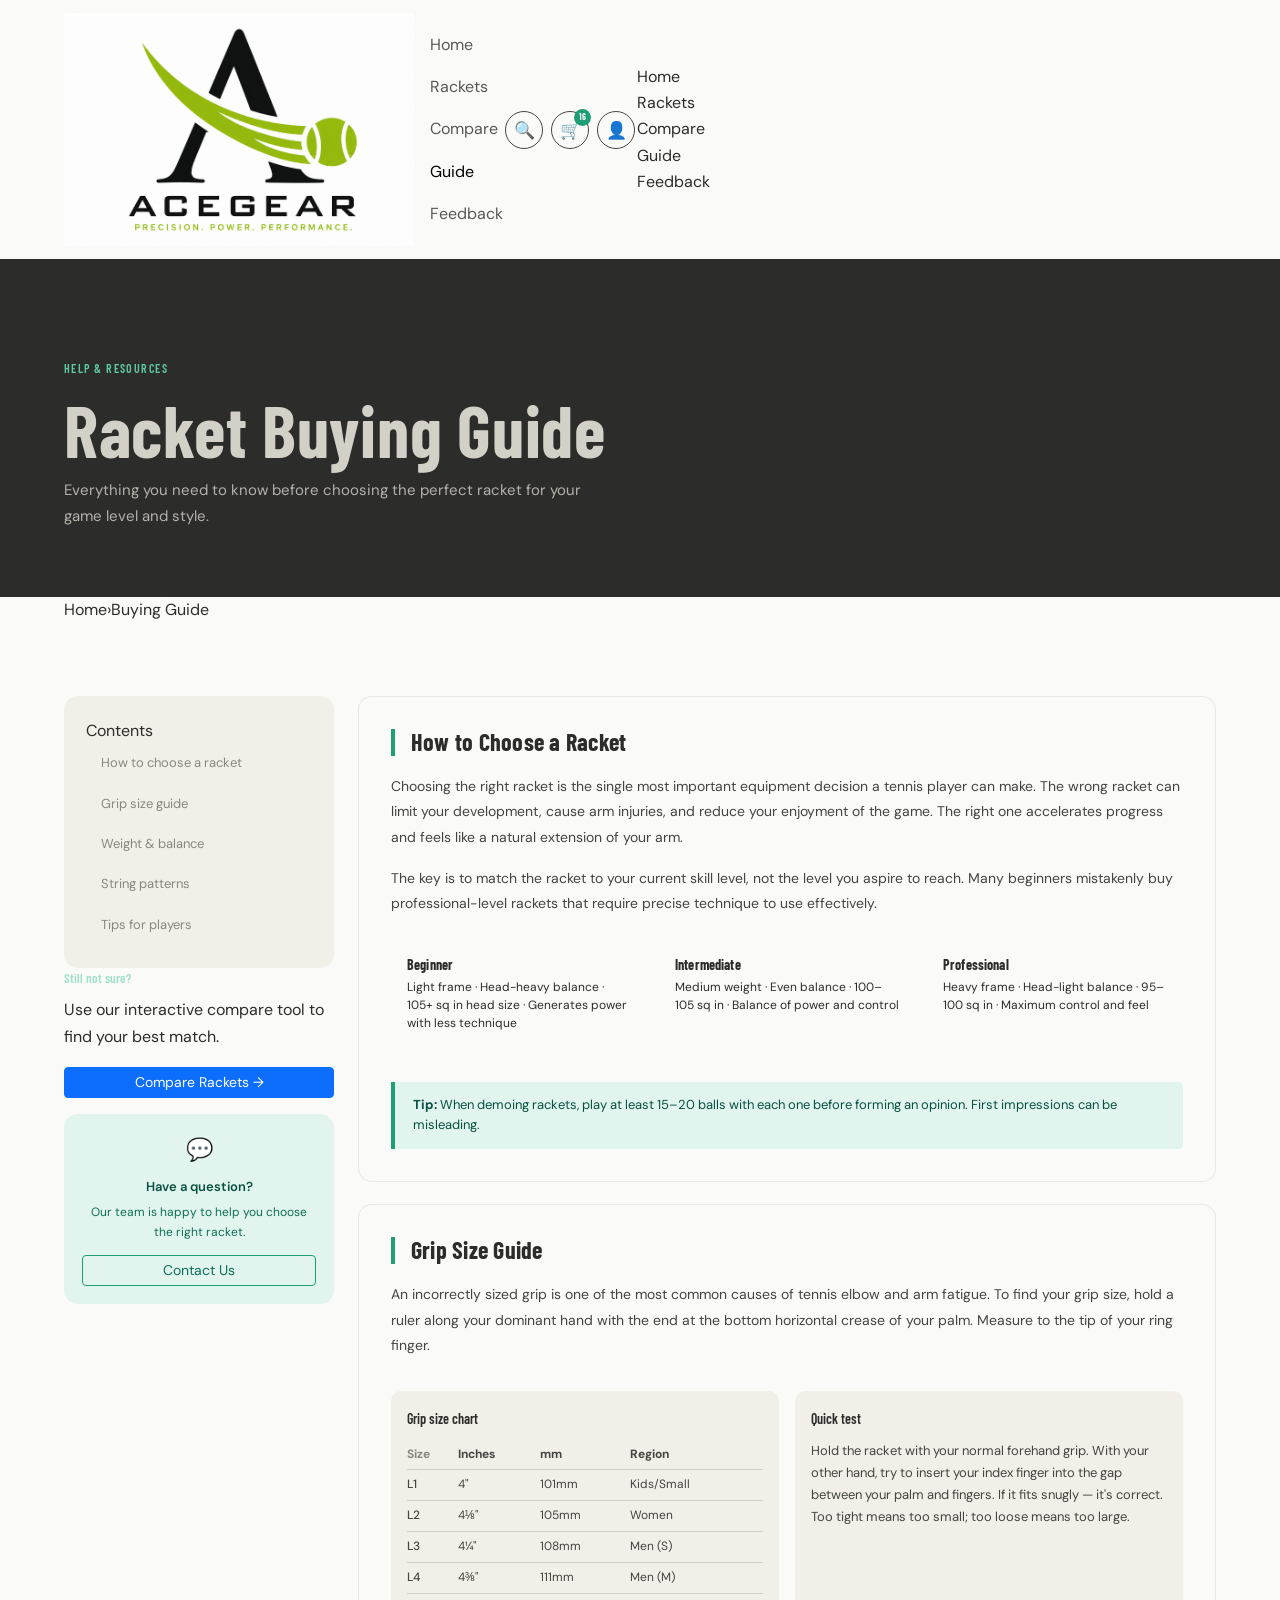
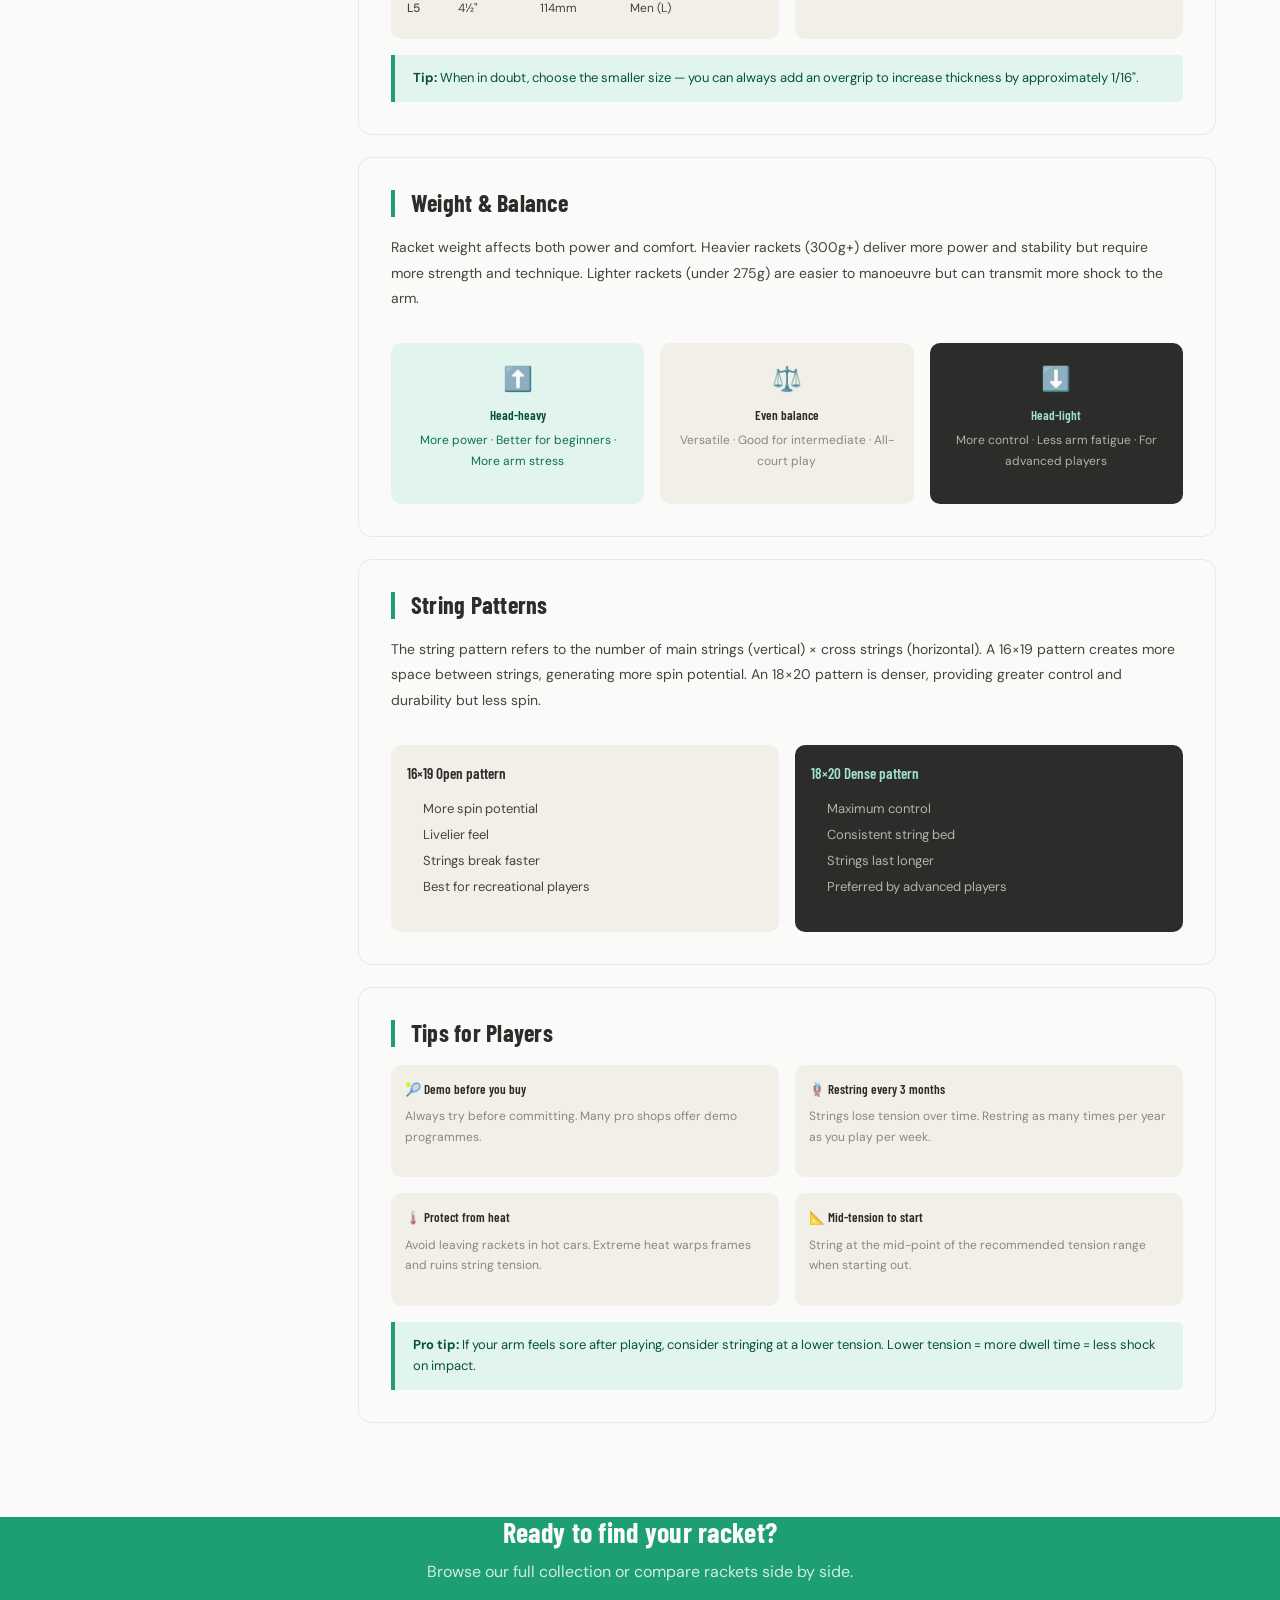
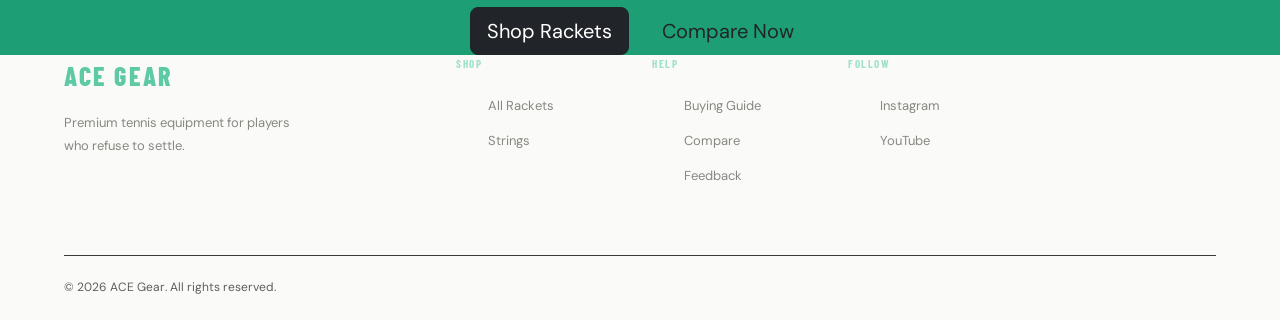
<file: guide.html>
<!DOCTYPE html>
<html lang="en">
<head>
  <meta charset="UTF-8">
  <meta name="viewport" content="width=device-width, initial-scale=1.0">
  <title>Buying Guide — ACE Gear</title>
  <link rel="stylesheet" href="https://cdn.jsdelivr.net/npm/bootstrap@5.3.3/dist/css/bootstrap.min.css">
  <link rel="stylesheet" href="style.css">
</head>
<body>
  <nav class="navbar">
    <div class="container">
   <a class="navbar-brand" href="index.html"><img src="logo.png" alt="ACE Gear logo" width="350" style="object-fit:contain;"></a>
      <div class="nav-main" role="menubar">
      <div class="navbar-nav">
        <a class="nav-link" href="index.html">Home</a>
        <a class="nav-link" href="rackets.html">Rackets</a>
        <a class="nav-link" href="compare.html">Compare</a>
        <a class="nav-link active" href="guide.html">Guide</a>
        <a class="nav-link" href="feedback.html">Feedback</a>
       </div>
      <div class="nav-actions">
        <button class="nav-icon" aria-label="Search">&#128269;</button>
        <button class="nav-icon" aria-label="Shopping cart">
          &#128722;<span class="cart-dot">16</span>
        </button>
        <button class="nav-icon" aria-label="Account">&#128100;</button>
        <button class="nav-toggler" aria-label="Toggle navigation" aria-expanded="false">&#9776;</button>
      </div>
    <div class="navbar-collapse">
      <a class="nav-link" href="index.html">Home</a>
      <a class="nav-link" href="rackets.html">Rackets</a>
      <a class="nav-link" href="compare.html">Compare</a>
      <a class="nav-link active" href="guide.html">Guide</a>
      <a class="nav-link" href="feedback.html">Feedback</a>
    </div>
  </nav>

  <section class="page-hero">
    <div class="container">
      <div class="eyebrow" style="color:var(--teal-light);font-family:var(--font-display);font-size:12px;font-weight:600;letter-spacing:0.12em;text-transform:uppercase;margin-bottom:10px;">Help &amp; resources</div>
      <h1>Racket Buying Guide</h1>
      <p style="color:var(--silver);margin-top:8px;max-width:520px;">Everything you need to know before choosing the perfect racket for your game level and style.</p>
    </div>
  </section>

  <div class="breadcrumb-bar">
    <div class="container"><a href="index.html">Home</a><span>›</span><span style="color:var(--charcoal);">Buying Guide</span></div>
  </div>

  <section class="section-pad">
    <div class="container">
      <div class="row g-4">

        <!-- TOC Sidebar -->
        <div class="col-lg-3 col-md-4">
          <div class="guide-toc">
            <div class="toc-heading">Contents</div>
            <a class="toc-link active" href="#choose" data-target="choose">How to choose a racket</a>
            <a class="toc-link" href="#grip" data-target="grip">Grip size guide</a>
            <a class="toc-link" href="#weight" data-target="weight">Weight &amp; balance</a>
            <a class="toc-link" href="#strings" data-target="strings">String patterns</a>
            <a class="toc-link" href="#tips" data-target="tips">Tips for players</a>
          </div>
          <div class="cta-aside">
            <div style="font-size:13px;font-weight:600;color:var(--teal-pale);font-family:var(--font-display);margin-bottom:6px;">Still not sure?</div>
            <p>Use our interactive compare tool to find your best match.</p>
            <a href="compare.html" class="btn btn-primary btn-sm btn-block">Compare Rackets &#8594;</a>
          </div>
          <div style="background:var(--teal-bg);border-radius:var(--radius-lg);padding:18px;margin-top:16px;text-align:center;">
            <div style="font-size:22px;margin-bottom:8px;">💬</div>
            <div style="font-size:13px;font-weight:600;color:var(--teal-xdark);margin-bottom:4px;">Have a question?</div>
            <p style="font-size:12px;color:var(--teal-dark);margin-bottom:12px;">Our team is happy to help you choose the right racket.</p>
            <a href="contact.html" class="btn btn-outline btn-sm btn-block" style="color:var(--teal-dark);border-color:var(--teal);">Contact Us</a>
          </div>
        </div>

        <!-- Guide Content -->
        <div class="col-lg-9 col-md-8">

          <div id="choose" class="guide-section-card fade-up">
            <h3 class="guide-section-title">How to Choose a Racket</h3>
            <p class="guide-body">Choosing the right racket is the single most important equipment decision a tennis player can make. The wrong racket can limit your development, cause arm injuries, and reduce your enjoyment of the game. The right one accelerates progress and feels like a natural extension of your arm.</p>
            <p class="guide-body mt-3">The key is to match the racket to your current skill level, not the level you aspire to reach. Many beginners mistakenly buy professional-level rackets that require precise technique to use effectively.</p>
            <div class="level-grid mt-4">
              <div class="level-card level-beginner">
                <h5>Beginner</h5>
                <p>Light frame · Head-heavy balance · 105+ sq in head size · Generates power with less technique</p>
              </div>
              <div class="level-card level-intermediate">
                <h5>Intermediate</h5>
                <p>Medium weight · Even balance · 100–105 sq in · Balance of power and control</p>
              </div>
              <div class="level-card level-professional">
                <h5>Professional</h5>
                <p>Heavy frame · Head-light balance · 95–100 sq in · Maximum control and feel</p>
              </div>
            </div>
            <div class="tip-box">
              <strong>Tip:</strong> When demoing rackets, play at least 15–20 balls with each one before forming an opinion. First impressions can be misleading.
            </div>
          </div>

          <div id="grip" class="guide-section-card fade-up">
            <h3 class="guide-section-title">Grip Size Guide</h3>
            <p class="guide-body">An incorrectly sized grip is one of the most common causes of tennis elbow and arm fatigue. To find your grip size, hold a ruler along your dominant hand with the end at the bottom horizontal crease of your palm. Measure to the tip of your ring finger.</p>
            <div class="row g-3 mt-2">
              <div class="col-sm-6">
                <div style="background:var(--cream);border-radius:var(--radius-md);padding:16px;">
                  <div style="font-family:var(--font-display);font-size:14px;font-weight:600;color:var(--charcoal);margin-bottom:10px;">Grip size chart</div>
                  <table style="width:100%;font-size:12px;color:var(--charcoal-3);">
                    <thead><tr style="border-bottom:1px solid var(--light);"><th style="padding:5px 0;color:var(--muted);">Size</th><th>Inches</th><th>mm</th><th>Region</th></tr></thead>
                    <tbody>
                      <tr style="border-bottom:1px solid var(--light);"><td style="padding:5px 0;font-weight:500;">L1</td><td>4"</td><td>101mm</td><td>Kids/Small</td></tr>
                      <tr style="border-bottom:1px solid var(--light);"><td style="padding:5px 0;font-weight:500;">L2</td><td>4⅛"</td><td>105mm</td><td>Women</td></tr>
                      <tr style="border-bottom:1px solid var(--light);"><td style="padding:5px 0;font-weight:500;">L3</td><td>4¼"</td><td>108mm</td><td>Men (S)</td></tr>
                      <tr style="border-bottom:1px solid var(--light);"><td style="padding:5px 0;font-weight:500;">L4</td><td>4⅜"</td><td>111mm</td><td>Men (M)</td></tr>
                      <tr><td style="padding:5px 0;font-weight:500;">L5</td><td>4½"</td><td>114mm</td><td>Men (L)</td></tr>
                    </tbody>
                  </table>
                </div>
              </div>
              <div class="col-sm-6">
                <div style="background:var(--cream);border-radius:var(--radius-md);padding:16px;height:100%;">
                  <div style="font-family:var(--font-display);font-size:14px;font-weight:600;color:var(--charcoal);margin-bottom:10px;">Quick test</div>
                  <p style="font-size:13px;color:var(--charcoal-3);line-height:1.7;">Hold the racket with your normal forehand grip. With your other hand, try to insert your index finger into the gap between your palm and fingers. If it fits snugly — it's correct. Too tight means too small; too loose means too large.</p>
                </div>
              </div>
            </div>
            <div class="tip-box">
              <strong>Tip:</strong> When in doubt, choose the smaller size — you can always add an overgrip to increase thickness by approximately 1/16".
            </div>
          </div>

          <div id="weight" class="guide-section-card fade-up">
            <h3 class="guide-section-title">Weight &amp; Balance</h3>
            <p class="guide-body">Racket weight affects both power and comfort. Heavier rackets (300g+) deliver more power and stability but require more strength and technique. Lighter rackets (under 275g) are easier to manoeuvre but can transmit more shock to the arm.</p>
            <div class="row g-3 mt-2">
              <div class="col-sm-4">
                <div style="text-align:center;padding:16px;background:var(--teal-bg);border-radius:var(--radius-md);">
                  <div style="font-size:24px;margin-bottom:6px;">⬆️</div>
                  <div style="font-family:var(--font-display);font-size:13px;font-weight:600;color:var(--teal-xdark);">Head-heavy</div>
                  <p style="font-size:12px;color:var(--teal-dark);margin-top:4px;">More power · Better for beginners · More arm stress</p>
                </div>
              </div>
              <div class="col-sm-4">
                <div style="text-align:center;padding:16px;background:var(--cream);border-radius:var(--radius-md);">
                  <div style="font-size:24px;margin-bottom:6px;">⚖️</div>
                  <div style="font-family:var(--font-display);font-size:13px;font-weight:600;color:var(--charcoal);">Even balance</div>
                  <p style="font-size:12px;color:var(--muted);margin-top:4px;">Versatile · Good for intermediate · All-court play</p>
                </div>
              </div>
              <div class="col-sm-4">
                <div style="text-align:center;padding:16px;background:var(--charcoal);border-radius:var(--radius-md);">
                  <div style="font-size:24px;margin-bottom:6px;">⬇️</div>
                  <div style="font-family:var(--font-display);font-size:13px;font-weight:600;color:var(--teal-pale);">Head-light</div>
                  <p style="font-size:12px;color:var(--silver);margin-top:4px;">More control · Less arm fatigue · For advanced players</p>
                </div>
              </div>
            </div>
          </div>

          <div id="strings" class="guide-section-card fade-up">
            <h3 class="guide-section-title">String Patterns</h3>
            <p class="guide-body">The string pattern refers to the number of main strings (vertical) × cross strings (horizontal). A 16×19 pattern creates more space between strings, generating more spin potential. An 18×20 pattern is denser, providing greater control and durability but less spin.</p>
            <div class="row g-3 mt-2">
              <div class="col-sm-6">
                <div style="background:var(--cream);border-radius:var(--radius-md);padding:16px;">
                  <div style="font-family:var(--font-display);font-size:15px;font-weight:600;color:var(--charcoal);">16×19 Open pattern</div>
                  <ul style="margin-top:10px;padding-left:16px;font-size:13px;color:var(--charcoal-3);line-height:2;">
                    <li>More spin potential</li><li>Livelier feel</li><li>Strings break faster</li><li>Best for recreational players</li>
                  </ul>
                </div>
              </div>
              <div class="col-sm-6">
                <div style="background:var(--charcoal);border-radius:var(--radius-md);padding:16px;">
                  <div style="font-family:var(--font-display);font-size:15px;font-weight:600;color:var(--teal-pale);">18×20 Dense pattern</div>
                  <ul style="margin-top:10px;padding-left:16px;font-size:13px;color:var(--silver);line-height:2;">
                    <li>Maximum control</li><li>Consistent string bed</li><li>Strings last longer</li><li>Preferred by advanced players</li>
                  </ul>
                </div>
              </div>
            </div>
          </div>

          <div id="tips" class="guide-section-card fade-up">
            <h3 class="guide-section-title">Tips for Players</h3>
            <div class="row g-3">
              <div class="col-sm-6">
                <div style="background:var(--cream);border-radius:var(--radius-md);padding:14px;">
                  <div style="font-family:var(--font-display);font-size:13px;font-weight:600;color:var(--charcoal);margin-bottom:6px;">🎾 Demo before you buy</div>
                  <p style="font-size:12px;color:var(--muted);">Always try before committing. Many pro shops offer demo programmes.</p>
                </div>
              </div>
              <div class="col-sm-6">
                <div style="background:var(--cream);border-radius:var(--radius-md);padding:14px;">
                  <div style="font-family:var(--font-display);font-size:13px;font-weight:600;color:var(--charcoal);margin-bottom:6px;">🪢 Restring every 3 months</div>
                  <p style="font-size:12px;color:var(--muted);">Strings lose tension over time. Restring as many times per year as you play per week.</p>
                </div>
              </div>
              <div class="col-sm-6">
                <div style="background:var(--cream);border-radius:var(--radius-md);padding:14px;">
                  <div style="font-family:var(--font-display);font-size:13px;font-weight:600;color:var(--charcoal);margin-bottom:6px;">🌡️ Protect from heat</div>
                  <p style="font-size:12px;color:var(--muted);">Avoid leaving rackets in hot cars. Extreme heat warps frames and ruins string tension.</p>
                </div>
              </div>
              <div class="col-sm-6">
                <div style="background:var(--cream);border-radius:var(--radius-md);padding:14px;">
                  <div style="font-family:var(--font-display);font-size:13px;font-weight:600;color:var(--charcoal);margin-bottom:6px;">📐 Mid-tension to start</div>
                  <p style="font-size:12px;color:var(--muted);">String at the mid-point of the recommended tension range when starting out.</p>
                </div>
              </div>
            </div>
            <div class="tip-box mt-3">
              <strong>Pro tip:</strong> If your arm feels sore after playing, consider stringing at a lower tension. Lower tension = more dwell time = less shock on impact.
            </div>
          </div>

        </div>
      </div>
    </div>
  </section>

  <section class="section-pad-sm" style="background:var(--teal);">
    <div class="container text-center">
      <h3 style="font-family:var(--font-display);font-size:28px;color:var(--white);margin-bottom:10px;">Ready to find your racket?</h3>
      <p style="color:rgba(255,255,255,0.8);margin-bottom:22px;">Browse our full collection or compare rackets side by side.</p>
      <div class="d-flex gap-3 justify-content-center flex-wrap">
        <a href="rackets.html" class="btn btn-dark btn-lg">Shop Rackets</a>
        <a href="compare.html" class="btn btn-ghost btn-lg">Compare Now</a>
      </div>
    </div>
  </section>

  <footer class="footer">
    <div class="container">
      <div class="row g-4">
        <div class="col-lg-4 col-md-6"><div class="footer-brand">ACE GEAR</div><p class="footer-desc">Premium tennis equipment for players who refuse to settle.</p></div>
        <div class="col-lg-2 col-md-3 col-6"><div class="footer-heading">Shop</div><ul class="footer-links"><li><a href="rackets.html">All Rackets</a></li><li><a href="#">Strings</a></li></ul></div>
        <div class="col-lg-2 col-md-3 col-6"><div class="footer-heading">Help</div><ul class="footer-links"><li><a href="guide.html">Buying Guide</a></li><li><a href="compare.html">Compare</a></li><li><a href="feedback.html">Feedback</a></li></ul></div>
        <div class="col-lg-2 col-md-3 col-6"><div class="footer-heading">Follow</div><ul class="footer-links"><li><a href="#">Instagram</a></li><li><a href="#">YouTube</a></li></ul></div>
      </div>
      <div class="footer-bottom"><span>© 2026 ACE Gear. All rights reserved.</span></div>
    </div>
  </footer>

  <script src="https://cdn.jsdelivr.net/npm/bootstrap@5.3.3/dist/js/bootstrap.bundle.min.js"></script>
  <script src="main.js"></script>
</body>
</html>
</file>
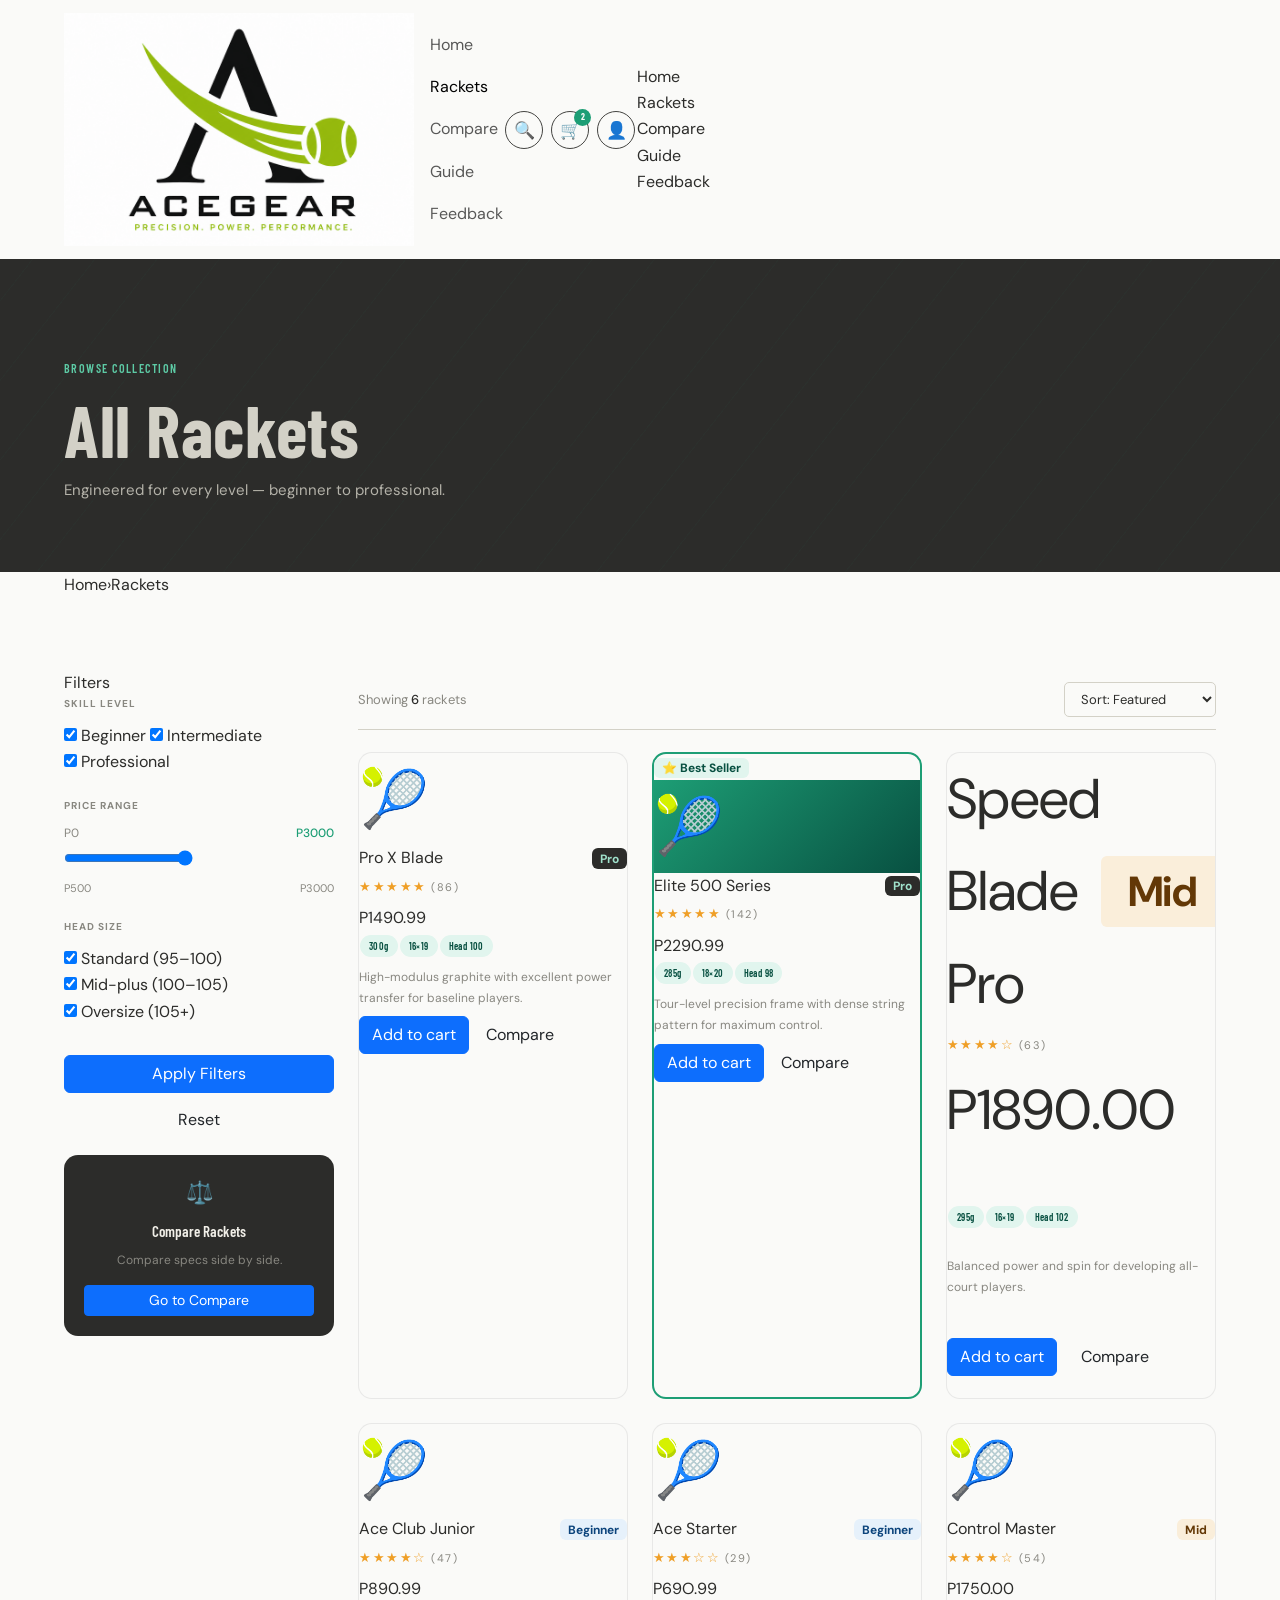
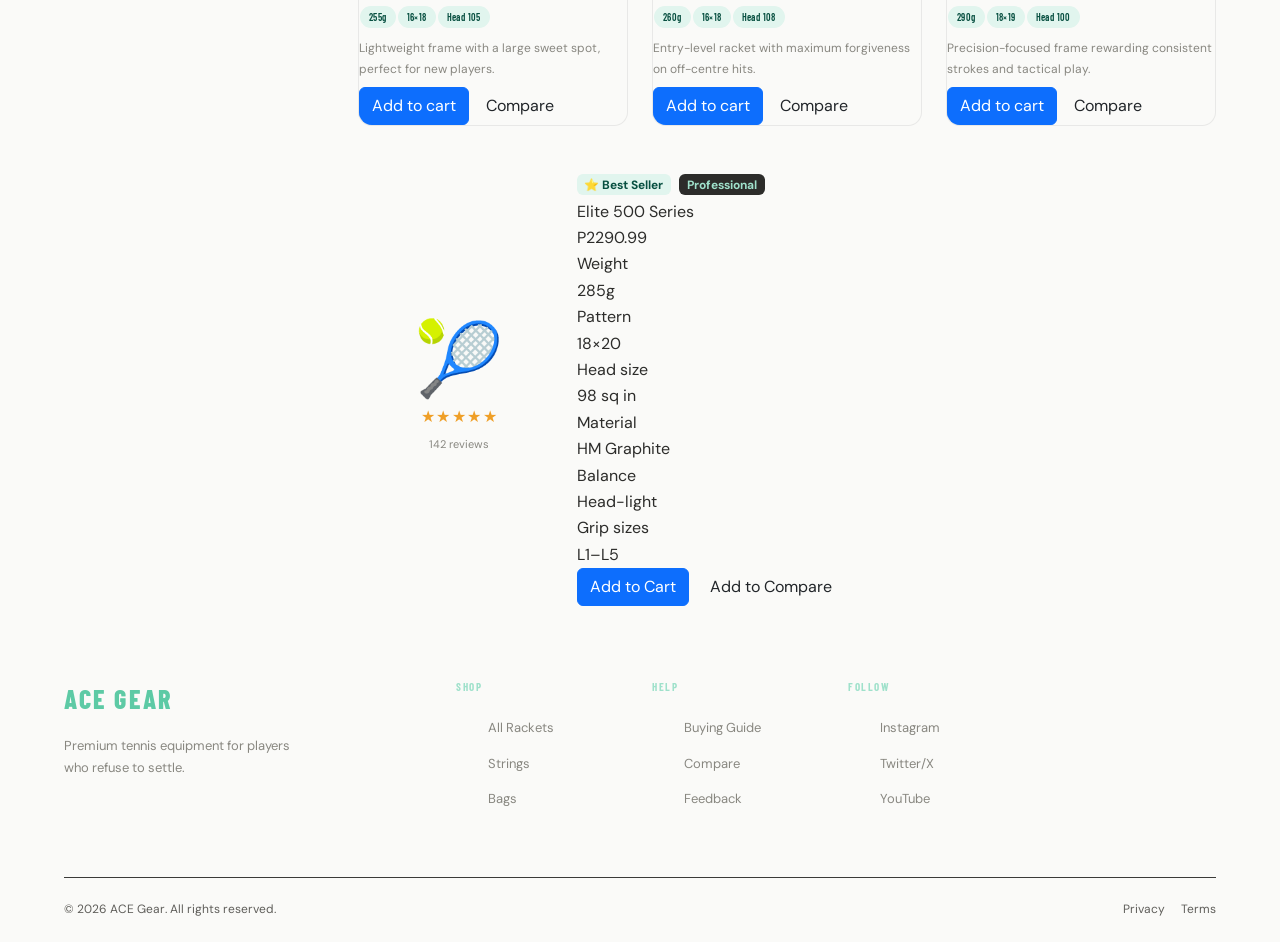
<file: rackets.html>
<!DOCTYPE html>
<html lang="en">
<head>
  <meta charset="UTF-8">
  <meta name="viewport" content="width=device-width, initial-scale=1.0">
  <title>Rackets — ACE Gear</title>
  <link rel="stylesheet" href="https://cdn.jsdelivr.net/npm/bootstrap@5.3.3/dist/css/bootstrap.min.css">
  <link rel="stylesheet" href="style.css">
</head>
<body>
  <nav class="navbar">
    <div class="container">
       <a class="navbar-brand" href="index.html"><img src="logo.png" alt="ACE Gear logo" width="350" style="object-fit:contain;"></a>
      <div class="nav-main" role="menubar">
      <div class="navbar-nav">
        <a class="nav-link" href="index.html">Home</a>
        <a class="nav-link active" href="rackets.html">Rackets</a>
        <a class="nav-link" href="compare.html">Compare</a>
        <a class="nav-link" href="guide.html">Guide</a>
        <a class="nav-link" href="feedback.html">Feedback</a>
         </div>
      <div class="nav-actions">
        <button class="nav-icon" aria-label="Search">&#128269;</button>
        <button class="nav-icon" aria-label="Shopping cart">
          &#128722;<span class="cart-dot">2</span>
        </button>
        <button class="nav-icon" aria-label="Account">&#128100;</button>
        <button class="nav-toggler" aria-label="Toggle navigation" aria-expanded="false">&#9776;</button>
      </div>
    <div class="navbar-collapse">
      <a class="nav-link" href="index.html">Home</a>
      <a class="nav-link active" href="rackets.html">Rackets</a>
      <a class="nav-link" href="compare.html">Compare</a>
      <a class="nav-link" href="guide.html">Guide</a>
      <a class="nav-link" href="feedback.html">Feedback</a>
    </div>
  </nav>

  <section class="page-hero">
    <div class="container">
      <div class="eyebrow" style="color:var(--teal-light);font-family:var(--font-display);font-size:12px;font-weight:600;letter-spacing:0.12em;text-transform:uppercase;margin-bottom:10px;">Browse collection</div>
      <h1>All Rackets</h1>
      <p style="color:var(--silver);margin-top:8px;">Engineered for every level — beginner to professional.</p>
    </div>
  </section>

  <div class="breadcrumb-bar">
    <div class="container"><a href="index.html">Home</a><span>›</span><span style="color:var(--charcoal);">Rackets</span></div>
  </div>

  <section class="section-pad">
    <div class="container">
      <div class="row g-4">
        <!-- Sidebar -->
        <div class="col-lg-3 col-md-4">
          <div class="filter-sidebar">
            <div class="filter-heading">Filters</div>
            <div class="filter-group">
              <div class="filter-group-label">Skill Level</div>
              <label class="filter-option"><input type="checkbox" class="level-filter" value="beginner" checked> Beginner</label>
              <label class="filter-option"><input type="checkbox" class="level-filter" value="intermediate" checked> Intermediate</label>
              <label class="filter-option"><input type="checkbox" class="level-filter" value="professional" checked> Professional</label>
            </div>
            <div class="filter-group">
              <div class="filter-group-label">Price Range</div>
              <div class="d-flex justify-content-between mb-1">
                <span style="font-size:12px;color:var(--muted);">P0</span>
                <span style="font-size:12px;color:var(--teal);font-weight:500;" id="priceLabel">P3000</span>
              </div>
              <input type="range" class="price-range" id="priceRange" min="500" max="3000" value="3000">
              <div class="price-range-labels"><span>P500</span><span>P3000</span></div>
            </div>
            <div class="filter-group">
              <div class="filter-group-label">Head Size</div>
              <label class="filter-option"><input type="checkbox" checked> Standard (95–100)</label>
              <label class="filter-option"><input type="checkbox" checked> Mid-plus (100–105)</label>
              <label class="filter-option"><input type="checkbox" checked> Oversize (105+)</label>
            </div>
            <button class="btn btn-primary btn-block mt-2" id="applyFilters">Apply Filters</button>
            <button class="btn btn-outline btn-block mt-2" onclick="document.querySelectorAll('.level-filter').forEach(c=>c.checked=true);document.getElementById('priceRange').value=300;document.getElementById('priceLabel').textContent='$300';document.querySelectorAll('.col[data-price]').forEach(c=>c.style.display='');">Reset</button>
          </div>
          <div style="background:var(--charcoal);border-radius:var(--radius-lg);padding:20px;margin-top:16px;text-align:center;">
            <div style="font-size:22px;margin-bottom:8px;">⚖️</div>
            <div style="font-family:var(--font-display);font-size:15px;font-weight:600;color:var(--cream);margin-bottom:6px;">Compare Rackets</div>
            <p style="font-size:12px;color:var(--muted);margin-bottom:14px;">Compare specs side by side.</p>
            <a href="compare.html" class="btn btn-primary btn-sm btn-block">Go to Compare</a>
          </div>
        </div>

        <!-- Product Grid -->
        <div class="col-lg-9 col-md-8">
          <div class="sort-bar">
            <div class="sort-bar-count">Showing <strong>6</strong> rackets</div>
            <select class="sort-select" id="sortSelect">
              <option value="featured">Sort: Featured</option>
              <option value="price-asc">Price: Low to High</option>
              <option value="price-desc">Price: High to Low</option>
            </select>
          </div>
          <div class="row g-4" id="productGrid">

            <div class="col-sm-6 col-xl-4 fade-up col" data-price="1490.99" data-order="1">
              <div class="product-card h-100" data-level="professional">
                <div class="product-card-img" style="font-size:56px;">🎾</div>
                <div class="product-card-body">
                  <div class="d-flex align-items-center justify-content-between mb-1">
                    <span class="product-card-name">Pro X Blade</span><span class="badge badge-dark">Pro</span>
                  </div>
                  <div class="stars mb-2">★★★★★ <small style="color:var(--muted);font-size:11px;">(86)</small></div>
                  <div class="product-card-price">P1490.99</div>
                  <div class="product-card-specs"><span class="spec-pill">300g</span><span class="spec-pill">16×19</span><span class="spec-pill">Head 100</span></div>
                  <p style="font-size:12px;color:var(--muted);margin:8px 0;">High-modulus graphite with excellent power transfer for baseline players.</p>
                  <div class="product-card-actions">
                    <button class="btn btn-primary add-to-cart-btn">Add to cart</button>
                    <a href="compare.html" class="btn btn-outline">Compare</a>
                  </div>
                </div>
              </div>
            </div>

            <div class="col-sm-6 col-xl-4 fade-up col" data-price="2290.99" data-order="2">
              <div class="product-card featured h-100" data-level="professional" style="position:relative;">
                <div class="product-card-badge"><span class="badge badge-teal">&#11088; Best Seller</span></div>
                <div class="product-card-img" style="background:linear-gradient(135deg,var(--teal),var(--teal-xdark));font-size:56px;">🎾</div>
                <div class="product-card-body">
                  <div class="d-flex align-items-center justify-content-between mb-1">
                    <span class="product-card-name">Elite 500 Series</span><span class="badge badge-dark">Pro</span>
                  </div>
                  <div class="stars mb-2">★★★★★ <small style="color:var(--muted);font-size:11px;">(142)</small></div>
                  <div class="product-card-price">P2290.99</div>
                  <div class="product-card-specs"><span class="spec-pill">285g</span><span class="spec-pill">18×20</span><span class="spec-pill">Head 98</span></div>
                  <p style="font-size:12px;color:var(--muted);margin:8px 0;">Tour-level precision frame with dense string pattern for maximum control.</p>
                  <div class="product-card-actions">
                    <button class="btn btn-primary add-to-cart-btn">Add to cart</button>
                    <a href="compare.html" class="btn btn-outline">Compare</a>
                  </div>
                </div>
              </div>
            </div>

            <div class="col-sm-6 col-xl-4 fade-up col" data-price="1890.00" data-order="3">
              <div class="product-card h-100" data-level="intermediate">
                <div class="product-card-img" style="font-size:56px;🎾></div>
                <div class="product-card-body">
                  <div class="d-flex align-items-center justify-content-between mb-1">
                    <span class="product-card-name">Speed Blade Pro</span><span class="badge badge-amber">Mid</span>
                  </div>
                  <div class="stars mb-2">★★★★☆ <small style="color:var(--muted);font-size:11px;">(63)</small></div>
                  <div class="product-card-price">P1890.00</div>
                  <div class="product-card-specs"><span class="spec-pill">295g</span><span class="spec-pill">16×19</span><span class="spec-pill">Head 102</span></div>
                  <p style="font-size:12px;color:var(--muted);margin:8px 0;">Balanced power and spin for developing all-court players.</p>
                  <div class="product-card-actions">
                    <button class="btn btn-primary add-to-cart-btn">Add to cart</button>
                    <a href="compare.html" class="btn btn-outline">Compare</a>
                  </div>
                </div>
              </div>
            </div>

            <div class="col-sm-6 col-xl-4 fade-up col" data-price="890.99" data-order="4">
              <div class="product-card h-100" data-level="beginner">
                <div class="product-card-img" style="font-size:56px;">🎾</div>
                <div class="product-card-body">
                  <div class="d-flex align-items-center justify-content-between mb-1">
                    <span class="product-card-name">Ace Club Junior</span><span class="badge" style="background:#E6F1FB;color:#0C447C;">Beginner</span>
                  </div>
                  <div class="stars mb-2">★★★★☆ <small style="color:var(--muted);font-size:11px;">(47)</small></div>
                  <div class="product-card-price">P890.99</div>
                  <div class="product-card-specs"><span class="spec-pill">255g</span><span class="spec-pill">16×18</span><span class="spec-pill">Head 105</span></div>
                  <p style="font-size:12px;color:var(--muted);margin:8px 0;">Lightweight frame with a large sweet spot, perfect for new players.</p>
                  <div class="product-card-actions">
                    <button class="btn btn-primary add-to-cart-btn">Add to cart</button>
                    <a href="compare.html" class="btn btn-outline">Compare</a>
                  </div>
                </div>
              </div>
            </div>

            <div class="col-sm-6 col-xl-4 fade-up col" data-price="690.99" data-order="5">
              <div class="product-card h-100" data-level="beginner">
                <div class="product-card-img" style="font-size:56px;">🎾</div>
                <div class="product-card-body">
                  <div class="d-flex align-items-center justify-content-between mb-1">
                    <span class="product-card-name">Ace Starter</span><span class="badge" style="background:#E6F1FB;color:#0C447C;">Beginner</span>
                  </div>
                  <div class="stars mb-2">★★★☆☆ <small style="color:var(--muted);font-size:11px;">(29)</small></div>
                  <div class="product-card-price">P69O.99</div>
                  <div class="product-card-specs"><span class="spec-pill">260g</span><span class="spec-pill">16×18</span><span class="spec-pill">Head 108</span></div>
                  <p style="font-size:12px;color:var(--muted);margin:8px 0;">Entry-level racket with maximum forgiveness on off-centre hits.</p>
                  <div class="product-card-actions">
                    <button class="btn btn-primary add-to-cart-btn">Add to cart</button>
                    <a href="compare.html" class="btn btn-outline">Compare</a>
                  </div>
                </div>
              </div>
            </div>

            <div class="col-sm-6 col-xl-4 fade-up col" data-price="175.00" data-order="6">
              <div class="product-card h-100" data-level="intermediate">
                <div class="product-card-img" style="font-size:56px;">🎾</div>
                <div class="product-card-body">
                  <div class="d-flex align-items-center justify-content-between mb-1">
                    <span class="product-card-name">Control Master</span><span class="badge badge-amber">Mid</span>
                  </div>
                  <div class="stars mb-2">★★★★☆ <small style="color:var(--muted);font-size:11px;">(54)</small></div>
                  <div class="product-card-price">P1750.00</div>
                  <div class="product-card-specs"><span class="spec-pill">290g</span><span class="spec-pill">18×19</span><span class="spec-pill">Head 100</span></div>
                  <p style="font-size:12px;color:var(--muted);margin:8px 0;">Precision-focused frame rewarding consistent strokes and tactical play.</p>
                  <div class="product-card-actions">
                    <button class="btn btn-primary add-to-cart-btn">Add to cart</button>
                    <a href="compare.html" class="btn btn-outline">Compare</a>
                  </div>
                </div>
              </div>
            </div>

          </div>

          <!-- Product Detail Spotlight -->
          <div class="mt-5 fade-up">
            <div class="product-detail">
              <div class="row g-3 align-items-center">
                <div class="col-md-3 text-center">
                  <div style="font-size:72px;line-height:1;">🎾</div>
                  <div class="stars mt-2" style="font-size:16px;">★★★★★</div>
                  <small style="color:var(--muted);font-size:11px;">142 reviews</small>
                </div>
                <div class="col-md-9">
                  <div class="d-flex align-items-center gap-2 mb-1">
                    <span class="badge badge-teal">&#11088; Best Seller</span>
                    <span class="badge badge-dark">Professional</span>
                  </div>
                  <div class="product-detail-name">Elite 500 Series</div>
                  <div class="product-detail-price">P2290.99</div>
                  <div class="spec-grid">
                    <div class="spec-item"><div class="spec-item-label">Weight</div><div class="spec-item-value">285g</div></div>
                    <div class="spec-item"><div class="spec-item-label">Pattern</div><div class="spec-item-value">18×20</div></div>
                    <div class="spec-item"><div class="spec-item-label">Head size</div><div class="spec-item-value">98 sq in</div></div>
                    <div class="spec-item"><div class="spec-item-label">Material</div><div class="spec-item-value">HM Graphite</div></div>
                    <div class="spec-item"><div class="spec-item-label">Balance</div><div class="spec-item-value">Head-light</div></div>
                    <div class="spec-item"><div class="spec-item-label">Grip sizes</div><div class="spec-item-value">L1–L5</div></div>
                  </div>
                  <div class="d-flex gap-2 flex-wrap">
                    <button class="btn btn-primary add-to-cart-btn">Add to Cart</button>
                    <a href="compare.html" class="btn btn-ghost">Add to Compare</a>
                  </div>
                </div>
              </div>
            </div>
          </div>
        </div>
      </div>
    </div>
  </section>

  <footer class="footer">
    <div class="container">
      <div class="row g-4">
        <div class="col-lg-4 col-md-6"><div class="footer-brand">ACE GEAR</div><p class="footer-desc">Premium tennis equipment for players who refuse to settle.</p></div>
        <div class="col-lg-2 col-md-3 col-6"><div class="footer-heading">Shop</div><ul class="footer-links"><li><a href="rackets.html">All Rackets</a></li><li><a href="#">Strings</a></li><li><a href="#">Bags</a></li></ul></div>
        <div class="col-lg-2 col-md-3 col-6"><div class="footer-heading">Help</div><ul class="footer-links"><li><a href="guide.html">Buying Guide</a></li><li><a href="compare.html">Compare</a></li><li><a href="feedback.html">Feedback</a></li></ul></div>
        <div class="col-lg-2 col-md-3 col-6"><div class="footer-heading">Follow</div><ul class="footer-links"><li><a href="#">Instagram</a></li><li><a href="#">Twitter/X</a></li><li><a href="#">YouTube</a></li></ul></div>
      </div>
      <div class="footer-bottom"><span>© 2026 ACE Gear. All rights reserved.</span><div class="d-flex gap-3"><a href="#" style="color:var(--mid);">Privacy</a><a href="#" style="color:var(--mid);">Terms</a></div></div>
    </div>
  </footer>

  <script src="https://cdn.jsdelivr.net/npm/bootstrap@5.3.3/dist/js/bootstrap.bundle.min.js"></script>
  <script src="main.js"></script>
</body>
</html>
</file>
<file: style.css>
/* ============================================================
   ACE GEAR TENNIS — Main Stylesheet
   HTML5 + Bootstrap 5.3 + Custom CSS3
   Fonts: Barlow Condensed (display) + DM Sans (body)
   ============================================================ */
@import url('https://fonts.googleapis.com/css2?family=Barlow+Condensed:wght@400;500;600;700;800&family=DM+Sans:ital,wght@0,300;0,400;0,500;1,400&display=swap');

:root {
  --black:#0F0F0E;--charcoal:#2C2C2A;--charcoal-2:#3A3A38;--charcoal-3:#444441;
  --mid:#5F5E5A;--muted:#888780;--silver:#B4B2A9;--light:#D3D1C7;--cream:#F1EFE8;--white:#FAFAF8;
  --teal:#1D9E75;--teal-dark:#0F6E56;--teal-xdark:#085041;--teal-light:#5DCAA5;
  --teal-pale:#9FE1CB;--teal-bg:#E1F5EE;
  --amber:#EF9F27;--red:#E24B4A;
  --font-display:'Barlow Condensed',sans-serif;--font-body:'DM Sans',sans-serif;
  --radius-sm:5px;--radius-md:10px;--radius-lg:14px;
  --shadow-sm:0 2px 8px rgba(0,0,0,.09);--shadow-md:0 6px 20px rgba(0,0,0,.11);--shadow-lg:0 12px 40px rgba(0,0,0,.15);
  --transition:.22s ease;
}
*,*::before,*::after{box-sizing:border-box;margin:0;padding:0}
html{scroll-behavior:smooth}
body{font-family:var(--font-body);background:var(--white);color:var(--charcoal);line-height:1.65;-webkit-font-smoothing:antialiased}
a{text-decoration:none;color:inherit;transition:var(--transition)}
ul{list-style:none}
img{max-width:100%;display:block;height:auto}
button,input,select,textarea{font-family:var(--font-body)}
button{cursor:pointer}
::selection{background:var(--teal);color:var(--white)}
h1,h2,h3,h4,h5,h6{font-family:var(--font-display);font-weight:700;line-height:1.12;letter-spacing:.01em;color:var(--charcoal)}
h1{font-size:clamp(40px,6vw,72px)}h2{font-size:clamp(28px,4vw,42px)}h3{font-size:clamp(20px,2.5vw,28px)}h4{font-size:20px}
p{line-height:1.72}
.container{max-width:1200px;margin:0 auto;padding:0 24px}
.container-sm{max-width:900px;margin:0 auto;padding:0 24px}
.section-pad{padding:72px 0}.section-sm{padding:44px 0}
.eyebrow{font-family:var(--font-display);font-size:11px;font-weight:700;letter-spacing:.14em;text-transform:uppercase;color:var(--teal);display:block;margin-bottom:10px}

/* Buttons */
.btn-ace{display:inline-flex;align-items:center;justify-content:center;gap:7px;font-family:var(--font-display);font-weight:700;font-size:13px;letter-spacing:.06em;text-transform:uppercase;padding:11px 24px;border-radius:var(--radius-sm);border:2px solid transparent;cursor:pointer;transition:var(--transition);white-space:nowrap}
.btn-primary-ace{background:var(--teal);color:var(--white);border-color:var(--teal)}
.btn-primary-ace:hover{background:var(--teal-dark);border-color:var(--teal-dark);color:var(--white);transform:translateY(-2px);box-shadow:var(--shadow-md)}
.btn-outline-ace{background:transparent;color:var(--teal);border-color:var(--teal)}
.btn-outline-ace:hover{background:var(--teal);color:var(--white)}
.btn-dark-ace{background:var(--charcoal);color:var(--cream);border-color:var(--charcoal)}
.btn-dark-ace:hover{background:var(--black);color:var(--cream);transform:translateY(-1px)}
.btn-ghost-ace{background:transparent;color:var(--cream);border-color:rgba(255,255,255,.3)}
.btn-ghost-ace:hover{background:rgba(255,255,255,.1);color:var(--cream)}
.btn-red-ace{background:transparent;color:var(--red);border-color:var(--red)}
.btn-red-ace:hover{background:var(--red);color:var(--white)}
.btn-sm-ace{padding:7px 15px;font-size:11px}.btn-lg-ace{padding:14px 32px;font-size:15px}.btn-block{width:100%}

/* Badges */
.badge-ace{display:inline-block;font-family:var(--font-display);font-size:10px;font-weight:700;letter-spacing:.06em;text-transform:uppercase;padding:3px 10px;border-radius:20px}
.badge-teal{background:var(--teal-bg);color:var(--teal-xdark)}.badge-dark{background:var(--charcoal);color:var(--teal-pale)}
.badge-amber{background:#FAEEDA;color:#633806}.badge-blue{background:#E6F1FB;color:#0C447C}.badge-red{background:#FCEBEB;color:#791F1F}

.stars{color:var(--amber);font-size:13px;letter-spacing:1.5px}
.spec-pill{display:inline-block;background:var(--teal-bg);color:var(--teal-xdark);font-size:10px;font-weight:600;padding:3px 9px;border-radius:20px;margin:2px 1px;font-family:var(--font-display);letter-spacing:.04em}
.sec-head{margin-bottom:48px}.sec-head h2{margin-bottom:12px}.sec-head p{color:var(--muted);font-size:15px;max-width:520px}
.sec-head.center{text-align:center}.sec-head.center p{margin:0 auto}

/* Navbar */
.ace-navbar{position:fixed;top:0;left:0;right:0;z-index:1050;background:var(--charcoal);height:70px;display:flex;align-items:center;box-shadow:0 2px 20px rgba(0,0,0,.3);transition:background .35s ease,box-shadow .35s ease}
.ace-navbar.scrolled{background:rgba(26,26,24,.96);backdrop-filter:blur(14px);-webkit-backdrop-filter:blur(14px);box-shadow:0 2px 30px rgba(0,0,0,.4)}
.ace-navbar .container{display:flex;align-items:center;width:100%;gap:0}
.nav-brand{font-family:var(--font-display);font-size:24px;font-weight:800;color:var(--teal-light);letter-spacing:.12em;flex-shrink:0;margin-right:36px}
.nav-brand span{color:var(--cream)}
.nav-main{display:flex;align-items:center;gap:2px;flex:1}
.nav-item-link{font-family:var(--font-display);font-size:12px;font-weight:600;letter-spacing:.08em;text-transform:uppercase;color:var(--silver);padding:9px 14px;border-radius:var(--radius-sm);transition:var(--transition);position:relative}
.nav-item-link:hover{color:var(--teal-light)}
.nav-item-link.active{color:var(--teal-light)}
.nav-item-link.active::after{content:'';position:absolute;bottom:-2px;left:14px;right:14px;height:2px;background:var(--teal);border-radius:2px}
.nav-actions{display:flex;align-items:center;gap:8px;margin-left:auto}
.nav-icon{width:38px;height:38px;border-radius:50%;border:1px solid var(--charcoal-3);background:transparent;color:var(--silver);display:flex;align-items:center;justify-content:center;font-size:17px;transition:var(--transition);position:relative}
.nav-icon:hover{border-color:var(--teal);color:var(--teal-light);background:rgba(29,158,117,.1)}
.nav-icon .cart-dot{position:absolute;top:-3px;right:-3px;background:var(--teal);color:var(--white);font-size:9px;font-weight:700;width:17px;height:17px;border-radius:50%;display:flex;align-items:center;justify-content:center;font-family:var(--font-display)}
.nav-toggler{display:none;background:none;border:1px solid var(--charcoal-3);color:var(--silver);padding:7px 11px;border-radius:var(--radius-sm);font-size:18px;line-height:1}
.nav-mobile{display:none;position:fixed;top:70px;left:0;right:0;background:rgba(26,26,24,.98);backdrop-filter:blur(16px);padding:16px 20px;z-index:1049;flex-direction:column;gap:4px;border-top:1px solid var(--charcoal-2)}
.nav-mobile.open{display:flex}
.nav-mobile .nav-item-link{font-size:14px;padding:11px 10px}

/* Hero */
.hero-section{background:var(--charcoal);min-height:580px;padding:110px 0 68px;position:relative;overflow:hidden;display:flex;align-items:center}
.hero-section::before{content:'';position:absolute;inset:0;z-index:0;background:repeating-linear-gradient(-52deg,transparent 0,transparent 48px,rgba(29,158,117,.035) 48px,rgba(29,158,117,.035) 49px)}
.hero-section::after{content:'';position:absolute;right:0;top:0;bottom:0;width:44%;z-index:0;background:linear-gradient(140deg,var(--teal) 0%,var(--teal-xdark) 100%);clip-path:polygon(14% 0,100% 0,100% 100%,0 100%);opacity:.12}
.hero-content{position:relative;z-index:1}
.hero-eyebrow{font-family:var(--font-display);font-size:12px;font-weight:700;letter-spacing:.16em;text-transform:uppercase;color:var(--teal-light);margin-bottom:16px;display:flex;align-items:center;gap:10px}
.hero-eyebrow::before{content:'';width:28px;height:2px;background:var(--teal);flex-shrink:0}
.hero-section h1{color:var(--cream);margin-bottom:18px}
.hero-section h1 em{color:var(--teal-light);font-style:normal}
.hero-sub{font-size:16px;color:var(--silver);max-width:500px;margin-bottom:36px;line-height:1.72}
.hero-cta-row{display:flex;gap:14px;flex-wrap:wrap;margin-bottom:44px}
.hero-stats{display:flex;gap:36px;padding-top:32px;border-top:1px solid var(--charcoal-2);flex-wrap:wrap}
.hero-stat-val{font-family:var(--font-display);font-size:32px;font-weight:800;color:var(--teal-light);line-height:1}
.hero-stat-lbl{font-size:12px;color:var(--muted);margin-top:2px}

/* Product Cards */
.product-card{background:var(--white);border:1px solid rgba(0,0,0,.07);border-radius:var(--radius-lg);overflow:hidden;transition:.4s ease;height:100%;display:flex;flex-direction:column;position:relative}
.product-card:hover{box-shadow:var(--shadow-lg);transform:translateY(-5px)}
.product-card.featured{border:2px solid var(--teal)}
.pc-badge-wrap{position:absolute;top:12px;left:12px;z-index:2}
.pc-img{background:linear-gradient(135deg,var(--teal-bg) 0%,#c6ead8 100%);height:185px;display:flex;align-items:center;justify-content:center;font-size:64px;position:relative;overflow:hidden}
.pc-img-featured{background:linear-gradient(140deg,var(--teal) 0%,var(--teal-xdark) 100%)}
.pc-body{padding:18px;flex:1;display:flex;flex-direction:column}
.pc-name{font-family:var(--font-display);font-size:18px;font-weight:700;color:var(--charcoal);margin-bottom:3px}
.pc-price{font-size:22px;font-weight:500;color:var(--teal);margin-bottom:8px}
.pc-price .was{font-size:13px;color:var(--muted);text-decoration:line-through;margin-left:5px}
.pc-specs{margin:6px 0 14px}
.pc-actions{display:flex;gap:8px;margin-top:auto}
.pc-actions .btn-ace{flex:1;font-size:11px;padding:8px 10px}

/* Why Section */
.why-section{background:var(--cream)}
.feat-icon{width:54px;height:54px;border-radius:var(--radius-md);background:var(--teal-bg);color:var(--teal);display:flex;align-items:center;justify-content:center;font-size:24px;margin-bottom:18px;transition:var(--transition)}
.feat-card:hover .feat-icon{background:var(--teal);color:var(--white)}
.feat-card h4{font-size:19px;margin-bottom:10px}.feat-card p{font-size:14px;color:var(--muted);line-height:1.75}

/* Testimonials */
.testi-section{background:var(--charcoal)}
.testi-card{background:var(--charcoal-2);border-radius:var(--radius-lg);padding:28px 26px;border:1px solid var(--charcoal-3);height:100%}
.testi-quote{font-size:15px;color:var(--silver);line-height:1.78;margin-bottom:22px;font-style:italic}
.testi-author{display:flex;align-items:center;gap:12px}
.testi-avatar{width:44px;height:44px;border-radius:50%;background:var(--teal);color:var(--white);display:flex;align-items:center;justify-content:center;font-family:var(--font-display);font-weight:700;font-size:15px;flex-shrink:0}
.testi-name{font-weight:500;color:var(--cream);font-size:14px}.testi-title{font-size:12px;color:var(--muted)}

/* CTA Banner */
.cta-banner{background:var(--teal);padding:56px 0}
.cta-banner h2{color:var(--white);margin-bottom:10px}.cta-banner p{color:rgba(255,255,255,.82);font-size:16px;margin-bottom:28px}

/* Page Hero */
.page-hero{background:var(--charcoal);padding:100px 0 52px;position:relative;overflow:hidden}
.page-hero::before{content:'';position:absolute;inset:0;background:repeating-linear-gradient(-52deg,transparent 0,transparent 48px,rgba(29,158,117,.03) 48px,rgba(29,158,117,.03) 49px)}
.page-hero .container{position:relative;z-index:1}
.page-hero h1{color:var(--light);margin-bottom:8px}.page-hero p{color:var(--silver);font-size:15px;max-width:560px}

/* Breadcrumb */
.ace-breadcrumb{background:var(--cream);padding:10px 0;font-size:12px;color:var(--muted)}
.ace-breadcrumb a{color:var(--teal)}.ace-breadcrumb a:hover{color:var(--teal-dark)}.ace-breadcrumb .sep{margin:0 7px;color:var(--light)}

/* Filter Panel */
.filter-panel{background:var(--cream);border-radius:var(--radius-lg);padding:22px;position:sticky;top:88px}
.filter-panel-title{font-family:var(--font-display);font-size:16px;font-weight:700;color:var(--charcoal);margin-bottom:20px;padding-bottom:12px;border-bottom:1px solid var(--light)}
.filter-group{margin-bottom:22px}
.filter-group-label{font-size:10px;font-weight:700;letter-spacing:.1em;text-transform:uppercase;color:var(--muted);margin-bottom:10px;display:block}
.filter-opt{display:flex;align-items:center;gap:9px;margin-bottom:8px;font-size:13px;color:var(--charcoal-3);cursor:pointer;padding:3px 0}
.filter-opt input[type=checkbox]{accent-color:var(--teal);width:15px;height:15px}
.filter-opt:hover{color:var(--teal)}
.price-range-wrap input[type=range]{width:100%;accent-color:var(--teal);height:4px;border-radius:2px}
.price-range-labels{display:flex;justify-content:space-between;font-size:11px;color:var(--muted);margin-top:5px}
.sort-bar{display:flex;align-items:center;justify-content:space-between;padding:12px 0;margin-bottom:22px;border-bottom:1px solid var(--light)}
.sort-bar-count{font-size:13px;color:var(--muted)}.sort-bar-count strong{color:var(--charcoal);font-weight:500}
.sort-select{font-size:13px;padding:7px 12px;border:1px solid var(--light);border-radius:var(--radius-sm);background:var(--white);color:var(--charcoal);cursor:pointer}
.sort-select:focus{outline:none;border-color:var(--teal)}

/* Product Detail Panel */
.product-detail-panel{background:var(--charcoal);border-radius:var(--radius-lg);padding:26px}
.pdp-name{font-family:var(--font-display);font-size:24px;font-weight:700;color:var(--cream);margin-bottom:4px}
.pdp-price{font-size:32px;font-weight:500;color:var(--teal-light);margin-bottom:16px}
.pdp-spec-grid{display:grid;grid-template-columns:repeat(3,1fr);gap:8px;margin-bottom:18px}
.pdp-spec{background:var(--charcoal-2);border-radius:var(--radius-sm);padding:9px 11px}
.pdp-spec-lbl{font-size:9px;color:var(--teal-pale);text-transform:uppercase;letter-spacing:.08em;margin-bottom:3px}
.pdp-spec-val{font-size:15px;font-weight:500;color:var(--cream)}
.pdp-actions{display:flex;gap:10px}

/* Compare */
.compare-slot{border:2px dashed var(--teal-light);border-radius:var(--radius-lg);min-height:110px;padding:22px;display:flex;flex-direction:column;align-items:center;justify-content:center;gap:8px;background:var(--teal-bg);cursor:pointer;transition:var(--transition)}
.compare-slot:hover{background:#c2e8d8}
.compare-slot.filled{background:var(--white);border-style:solid;cursor:default;align-items:stretch}
.compare-slot-plus{font-size:30px;color:var(--teal);font-weight:300}
.compare-slot-label{font-size:13px;font-weight:500;color:var(--teal-light)}.compare-slot-hint{font-size:11px;color:var(--teal)}
.compare-table{width:100%;border-collapse:collapse}
.compare-table th{background:var(--charcoal);color:var(--teal-pale);font-family:var(--font-display);font-weight:700;font-size:13px;padding:13px 16px;text-align:center;letter-spacing:.04em}
.compare-table th:first-child{text-align:left}
.compare-table td{padding:12px 16px;border-bottom:1px solid var(--light);text-align:center;color:var(--charcoal-3);font-size:13px}
.compare-table td:first-child{text-align:left;font-size:11px;color:var(--muted);font-weight:600;text-transform:uppercase;letter-spacing:.06em}
.compare-table tr:nth-child(even) td{background:var(--light)}
.compare-winner{color:var(--teal-dark);font-weight:700}
.recommend-box{background:var(--teal-bg);border:2px solid var(--teal);border-radius:var(--radius-lg);padding:22px 26px;display:flex;align-items:center;gap:18px}
.recommend-icon{width:52px;height:52px;border-radius:50%;background:var(--teal);color:var(--white);display:flex;align-items:center;justify-content:center;font-size:24px;flex-shrink:0}
.recommend-lbl{font-size:11px;color:var(--teal-dark);font-weight:700;letter-spacing:.08em;text-transform:uppercase;margin-bottom:3px}
.recommend-name{font-family:var(--font-display);font-size:22px;font-weight:700;color:var(--teal-xdark);margin-bottom:3px}
.recommend-desc{font-size:13px;color:var(--teal-dark)}
.compare-modal-overlay{display:none;position:fixed;inset:0;z-index:2000;background:rgba(0,0,0,.55);backdrop-filter:blur(4px);align-items:center;justify-content:center}
.compare-modal-overlay.open{display:flex}
.compare-modal-box{background:var(--white);border-radius:var(--radius-lg);padding:28px;width:94%;max-width:480px;max-height:85vh;overflow-y:auto;box-shadow:var(--shadow-lg)}
.cmodal-head{display:flex;align-items:center;justify-content:space-between;margin-bottom:18px}
.cmodal-title{font-family:var(--font-display);font-size:20px;font-weight:700}
.cmodal-close{background:none;border:none;font-size:22px;color:var(--muted);cursor:pointer}
.cmodal-search{width:100%;padding:10px 14px;border:1px solid var(--light);border-radius:var(--radius-sm);font-size:14px;margin-bottom:14px}
.cmodal-search:focus{outline:none;border-color:var(--teal)}
.cmodal-list{display:flex;flex-direction:column;gap:4px}
.cmodal-item{display:flex;align-items:center;gap:12px;padding:11px 14px;border-radius:var(--radius-sm);border:1px solid var(--light);cursor:pointer;transition:var(--transition)}
.cmodal-item:hover{background:var(--teal-bg);border-color:var(--teal)}
.cmodal-item-name{font-size:13px;font-weight:500;color:var(--charcoal)}.cmodal-item-price{font-size:12px;color:var(--teal);margin-left:auto}

/* Guide */
.guide-toc{background:var(--cream);border-radius:var(--radius-lg);padding:22px;position:sticky;top:88px}
.guide-toc-title{font-size:11px;font-weight:700;letter-spacing:.1em;text-transform:uppercase;color:var(--muted);margin-bottom:14px}
.toc-link{display:block;font-size:13px;color:var(--muted);padding:8px 12px;border-radius:3px;border-left:3px solid transparent;transition:var(--transition);margin-bottom:3px}
.toc-link:hover,.toc-link.active{color:var(--teal);background:var(--teal-bg);border-left-color:var(--teal)}
.guide-cta-aside{background:var(--charcoal);border-radius:var(--radius-lg);padding:22px;text-align:center;margin-top:22px}
.guide-cta-aside p{font-size:13px;color:var(--silver);margin-bottom:14px}
.guide-section-card{background:var(--white);border:1px solid rgba(0,0,0,.07);border-radius:var(--radius-lg);padding:32px;margin-bottom:22px}
.guide-section-title{font-size:24px;color:var(--charcoal);padding-left:16px;border-left:4px solid var(--teal);margin-bottom:18px}
.guide-body{font-size:14px;color:var(--charcoal-3);line-height:1.82}
.tip-box{background:var(--teal-bg);border-left:4px solid var(--teal);border-radius:0 var(--radius-sm) var(--radius-sm) 0;padding:13px 18px;margin-top:16px;font-size:13px;color:var(--teal-xdark);line-height:1.6}
.level-grid{display:grid;grid-template-columns:repeat(3,1fr);gap:12px;margin:18px 0}
.level-card{border-radius:var(--radius-md);padding:16px}
.level-card h5{font-size:14px;margin-bottom:5px}.level-card p{font-size:12px;line-height:1.5}
.lc-beg{background:var(--teal-bg)}.lc-beg h5{color:var(--teal-xdark)}.lc-beg p{color:var(--teal-dark)}
.lc-mid{background:var(--charcoal)}.lc-mid h5{color:var(--teal-pale)}.lc-mid p{color:var(--silver)}
.lc-pro{background:var(--black)}.lc-pro h5{color:var(--teal-light)}.lc-pro p{color:var(--muted)}

/* Contact */
.form-label-ace{display:block;font-size:11px;font-weight:700;color:var(--charcoal-3);margin-bottom:5px;letter-spacing:.06em;text-transform:uppercase}
.form-control-ace{width:100%;padding:11px 15px;border:1px solid var(--light);border-radius:var(--radius-sm);font-size:14px;color:var(--charcoal);background:var(--white);transition:border-color .2s,box-shadow .2s;font-family:var(--font-body)}
.form-control-ace:focus{outline:none;border-color:var(--teal);box-shadow:0 0 0 3px rgba(29,158,117,.14)}
.form-control-ace.is-error{border-color:var(--red)}
.form-group-ace{margin-bottom:18px}
.form-err{font-size:11px;color:var(--red);margin-top:4px;display:none}
.form-err.show{display:block}
textarea.form-control-ace{resize:vertical;min-height:128px}
.contact-info-item{display:flex;align-items:center;gap:14px;padding:13px 0;border-bottom:1px solid var(--light);font-size:13px;color:var(--charcoal-3)}
.contact-info-item:last-child{border-bottom:none}
.ci-icon{width:36px;height:36px;border-radius:50%;background:var(--teal-bg);color:var(--teal);display:flex;align-items:center;justify-content:center;font-size:16px;flex-shrink:0}
.hours-row{display:flex;justify-content:space-between;align-items:center;font-size:13px;padding:7px 0;border-bottom:1px solid var(--light)}
.hours-row:last-child{border:none}
.hours-day{color:var(--muted)}.hours-time{font-weight:500;color:var(--charcoal-3)}
.thankyou-panel{display:none;text-align:center;padding:52px 28px}
.ty-circle{width:68px;height:68px;border-radius:50%;background:var(--teal);color:var(--white);display:flex;align-items:center;justify-content:center;font-size:30px;margin:0 auto 22px;animation:popIn .5s cubic-bezier(.175,.885,.32,1.275)}
@keyframes popIn{from{transform:scale(0);opacity:0}to{transform:scale(1);opacity:1}}
.ty-title{font-size:32px;margin-bottom:10px}.ty-text{font-size:15px;color:var(--muted);margin-bottom:26px}

/* Footer */
.ace-footer{background:var(--black);padding:64px 0 0}
.footer-brand{font-family:var(--font-display);font-size:26px;font-weight:800;color:var(--teal-light);letter-spacing:.1em;margin-bottom:14px}
.footer-desc{font-size:13px;color:var(--muted);line-height:1.72;max-width:230px}
.footer-heading{font-family:var(--font-display);font-size:11px;font-weight:700;letter-spacing:.14em;text-transform:uppercase;color:var(--teal-pale);margin-bottom:18px}
.footer-links li{margin-bottom:9px}.footer-links a{font-size:13px;color:var(--muted)}.footer-links a:hover{color:var(--teal-light)}
.footer-social{display:flex;gap:10px;margin-top:8px}
.footer-soc-btn{width:36px;height:36px;border-radius:50%;border:1px solid var(--charcoal-2);background:transparent;color:var(--muted);font-size:14px;display:flex;align-items:center;justify-content:center;transition:var(--transition)}
.footer-soc-btn:hover{border-color:var(--teal);color:var(--teal-light);background:rgba(29,158,117,.1)}
.footer-bottom{border-top:1px solid var(--charcoal-2);padding:22px 0;margin-top:50px;display:flex;align-items:center;justify-content:space-between;font-size:12px;color:var(--mid);flex-wrap:wrap;gap:10px}
.footer-bottom a{color:var(--mid)}.footer-bottom a:hover{color:var(--teal-light)}

/* Animations */
.fade-up{opacity:0;transform:translateY(26px);transition:opacity .6s ease,transform .6s ease}
.fade-up.visible{opacity:1;transform:translateY(0)}
.fade-up:nth-child(2){transition-delay:.08s}.fade-up:nth-child(3){transition-delay:.16s}.fade-up:nth-child(4){transition-delay:.24s}

/* Responsive */
@media(max-width:991px){.nav-main{display:none}.nav-toggler{display:flex;align-items:center}.hero-section{padding-top:100px}.level-grid{grid-template-columns:1fr}.pdp-spec-grid{grid-template-columns:repeat(2,1fr)}}
@media(max-width:767px){.hero-cta-row{flex-direction:column}.hero-cta-row .btn-ace{justify-content:center}.filter-panel{position:static}.recommend-box{flex-direction:column;text-align:center}.guide-toc{position:static}}
@media(max-width:575px){.compare-table th,.compare-table td{padding:9px 10px;font-size:11px}.pdp-actions{flex-direction:column}.footer-bottom{flex-direction:column;align-items:flex-start}}
</file>
